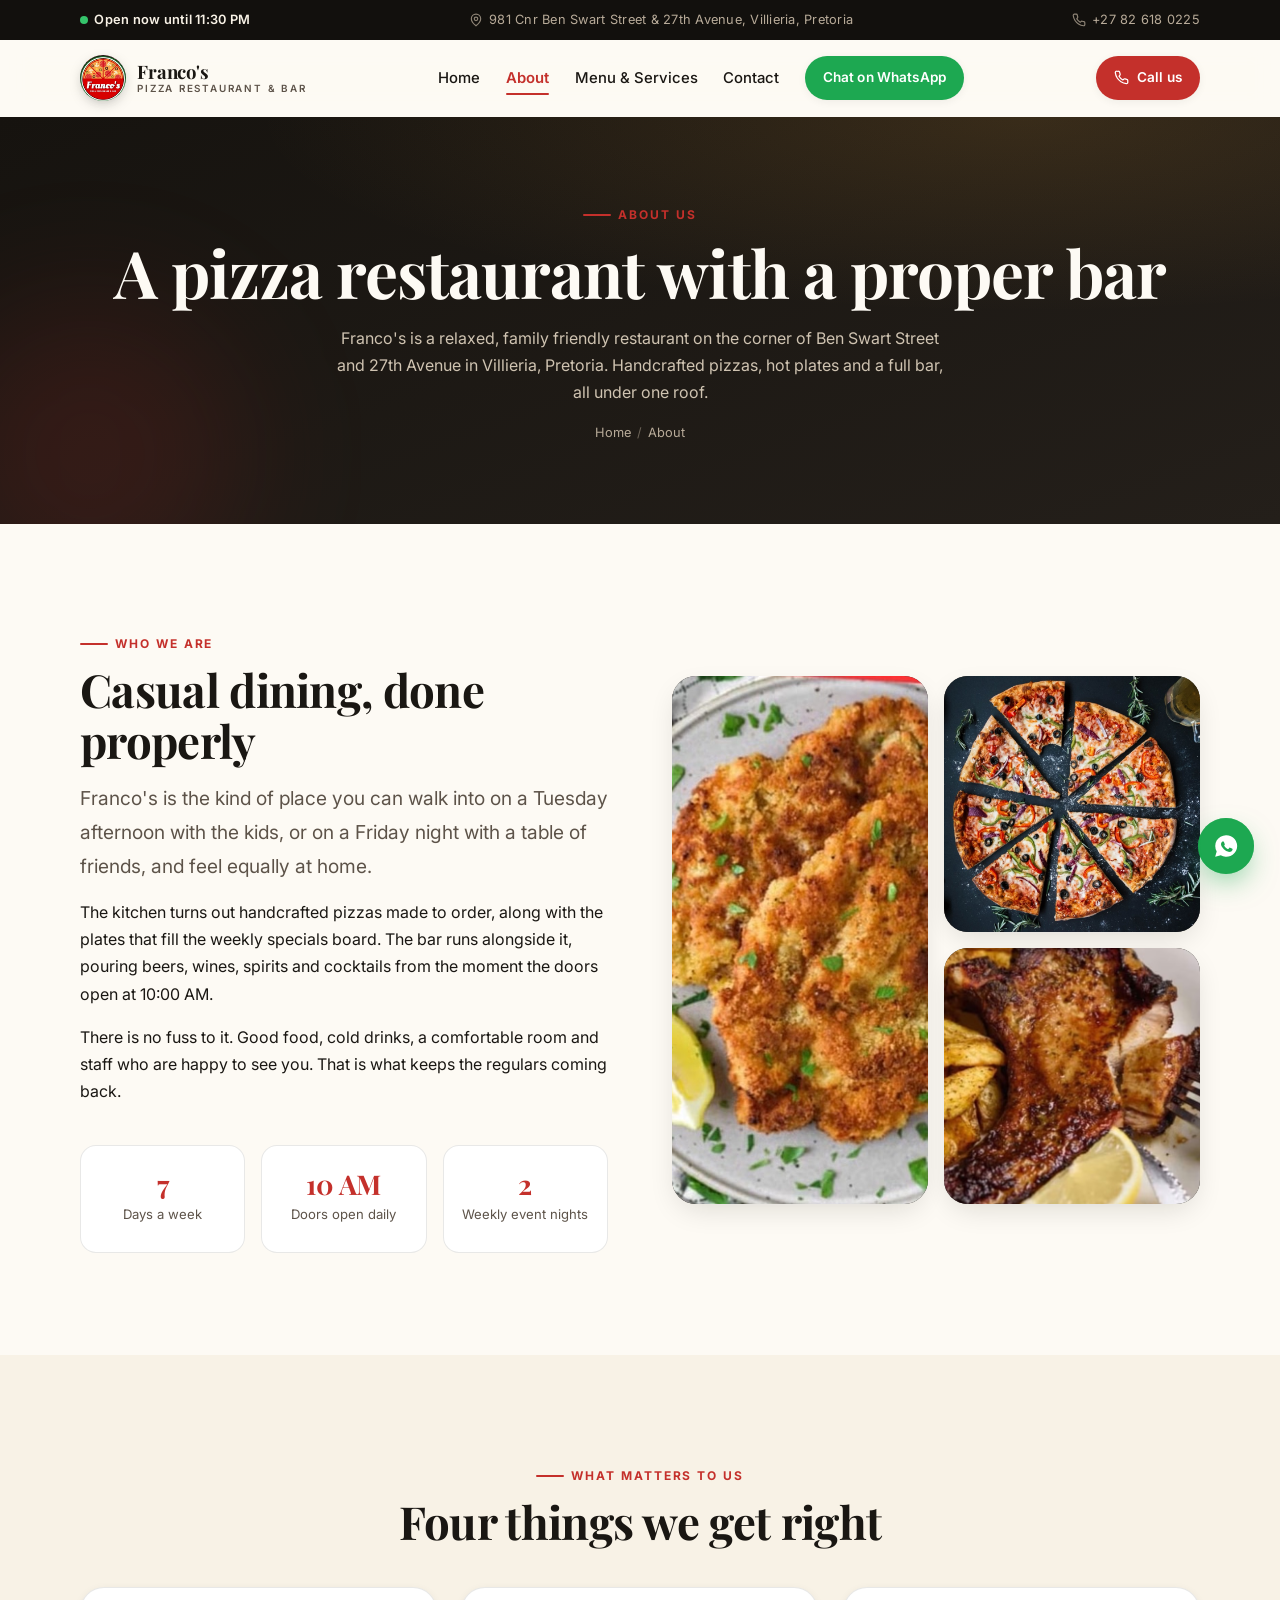
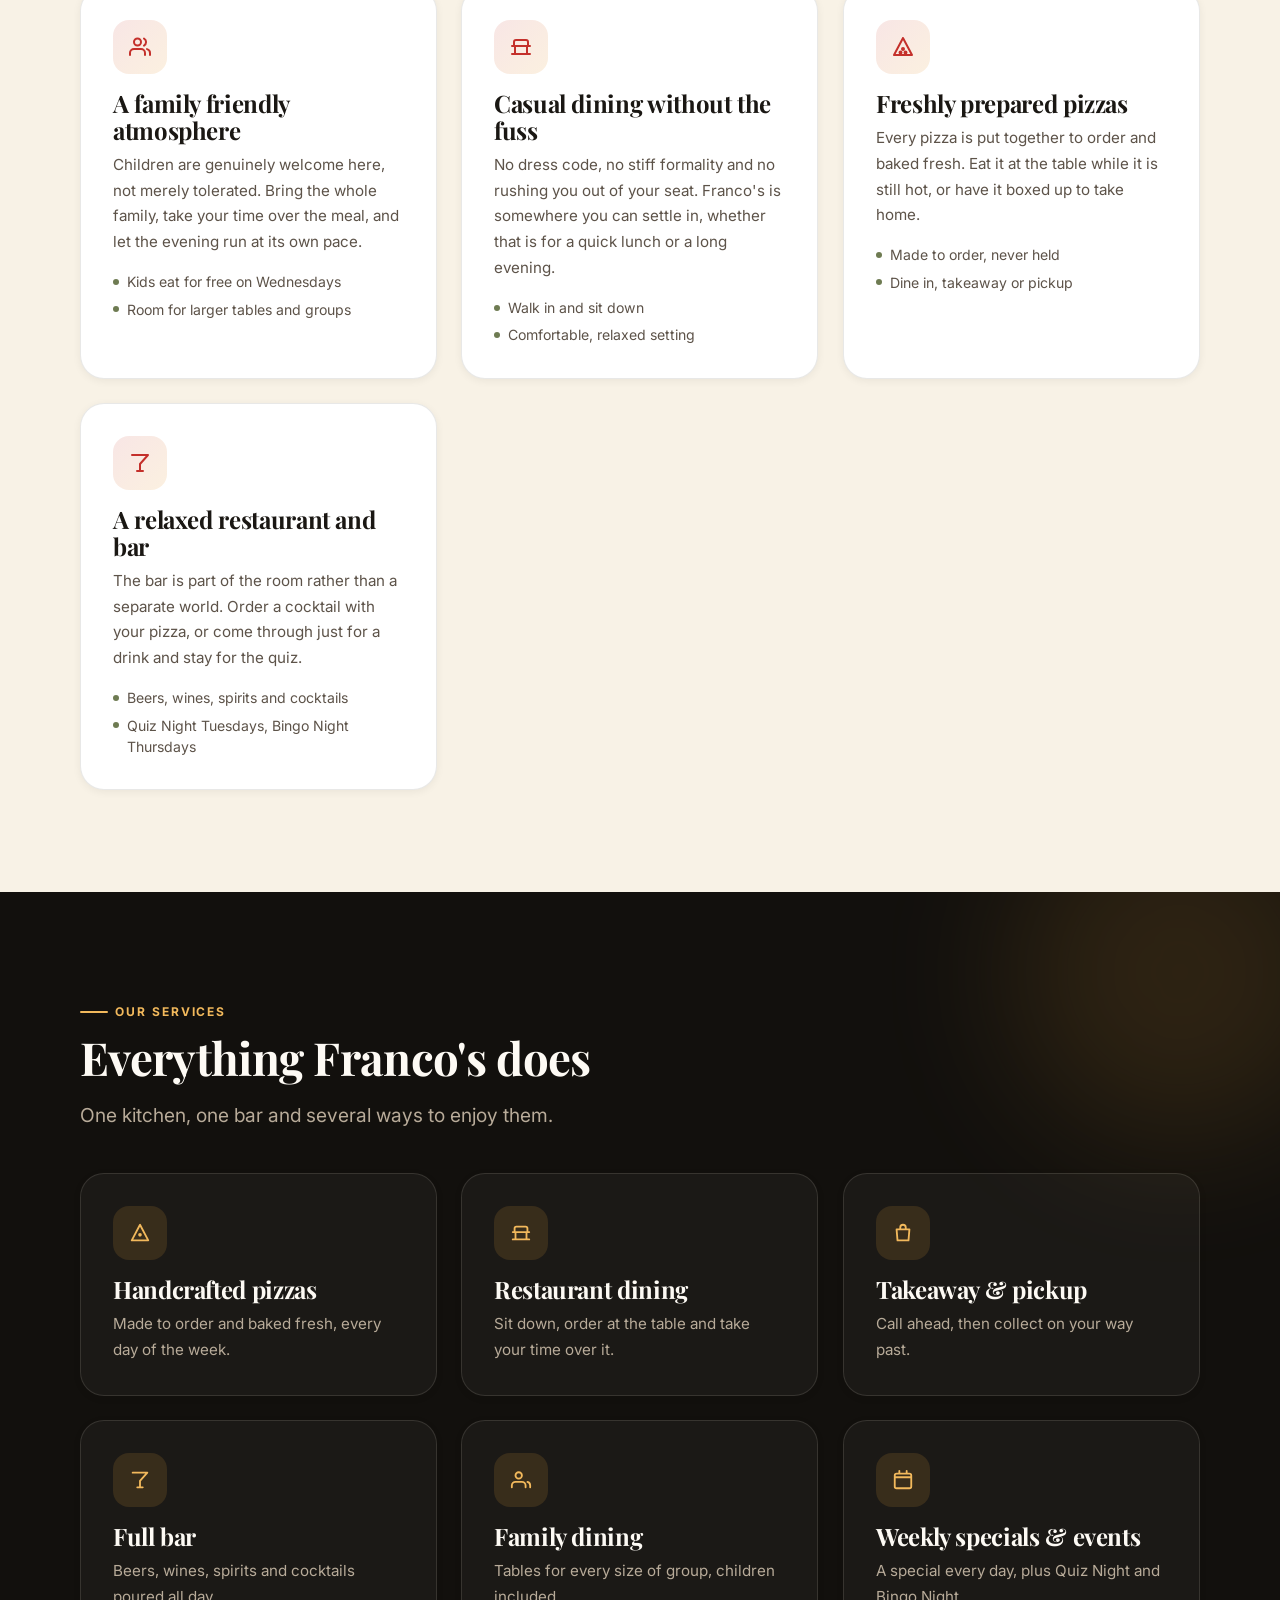
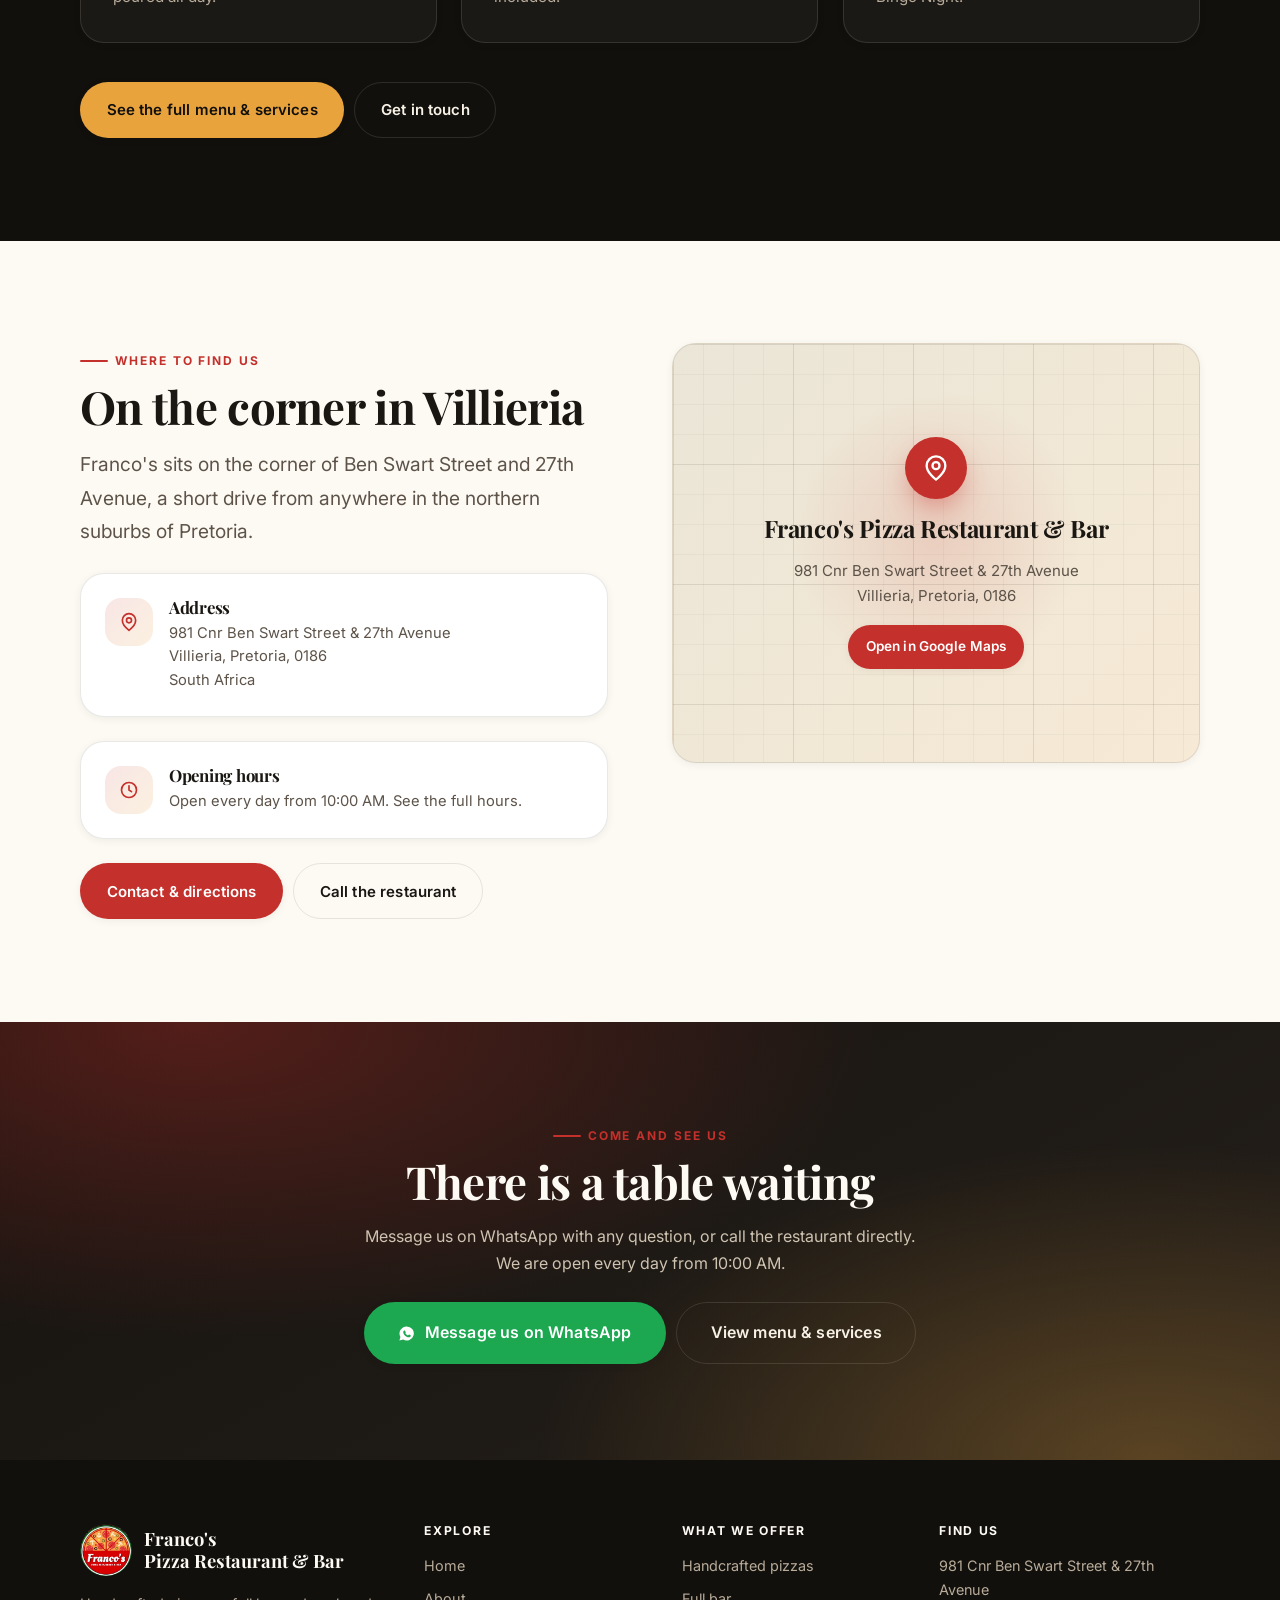
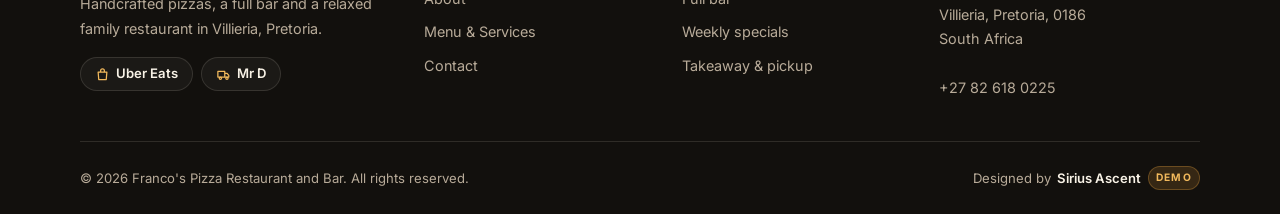
<file: about.html>
<!DOCTYPE html>
<html lang="en">
<head>
<meta charset="utf-8">
<meta name="viewport" content="width=device-width, initial-scale=1">
<title>About Franco's | Pizza Restaurant and Bar in Villieria, Pretoria</title>
<meta name="description" content="Franco's Pizza Restaurant and Bar is a relaxed, family friendly restaurant in Villieria, Pretoria, serving handcrafted pizzas alongside a full bar.">
<meta name="theme-color" content="#16130f">
<link rel="canonical" href="about.html">

<meta property="og:type" content="website">
<meta property="og:title" content="About Franco's Pizza Restaurant and Bar">
<meta property="og:description" content="A relaxed, family friendly restaurant and bar in Villieria, Pretoria.">
<meta property="og:image" content="assets/img/brand/logo.jpg">

<link rel="icon" href="assets/img/brand/logo-180.png" type="image/png">
<link rel="apple-touch-icon" href="assets/img/brand/logo-180.png">

<link rel="preconnect" href="https://fonts.googleapis.com">
<link rel="preconnect" href="https://fonts.gstatic.com" crossorigin>
<link href="https://fonts.googleapis.com/css2?family=Inter:wght@400;500;600;700&family=Playfair+Display:ital,wght@0,600;0,700;1,500&display=swap" rel="stylesheet">
<link rel="stylesheet" href="css/style.css">
</head>
<body>
<a class="skip-link" href="#main">Skip to content</a>

<!-- ================= Top bar ================= -->
<div class="topbar">
  <div class="container topbar__inner">
    <span class="topbar__item topbar__status" data-open-status>
      <span class="status-dot" aria-hidden="true"></span>
      <span data-status-text>Open daily from 10:00 AM</span>
    </span>
    <span class="topbar__item topbar__item--address">
      <svg width="14" height="14" viewBox="0 0 24 24" fill="none" stroke="currentColor" stroke-width="2" stroke-linecap="round" stroke-linejoin="round" aria-hidden="true"><path d="M20 10c0 6-8 12-8 12s-8-6-8-12a8 8 0 0 1 16 0Z"/><circle cx="12" cy="10" r="3"/></svg>
      981 Cnr Ben Swart Street &amp; 27th Avenue, Villieria, Pretoria
    </span>
    <a class="topbar__item" href="tel:+27826180225">
      <svg width="14" height="14" viewBox="0 0 24 24" fill="none" stroke="currentColor" stroke-width="2" stroke-linecap="round" stroke-linejoin="round" aria-hidden="true"><path d="M22 16.9v3a2 2 0 0 1-2.2 2 19.8 19.8 0 0 1-8.6-3.1 19.5 19.5 0 0 1-6-6A19.8 19.8 0 0 1 2.1 4.2 2 2 0 0 1 4.1 2h3a2 2 0 0 1 2 1.7c.1 1 .4 1.9.7 2.8a2 2 0 0 1-.5 2.1L8.1 9.9a16 16 0 0 0 6 6l1.3-1.2a2 2 0 0 1 2.1-.5c.9.3 1.8.6 2.8.7a2 2 0 0 1 1.7 2Z"/></svg>
      +27 82 618 0225
    </a>
  </div>
</div>

<!-- ================= Header ================= -->
<header class="header">
  <nav class="container nav" aria-label="Main">
    <a class="brand" href="index.html">
      <img class="brand__mark" src="assets/img/brand/logo.jpg" alt="" width="46" height="46">
      <span class="brand__text">
        <span class="brand__name">Franco's</span>
        <span class="brand__sub">Pizza Restaurant &amp; Bar</span>
      </span>
    </a>

    <ul class="nav__links" id="nav-links">
      <li><a class="nav__link" href="index.html">Home</a></li>
      <li><a class="nav__link" href="about.html" aria-current="page">About</a></li>
      <li><a class="nav__link" href="menu.html">Menu &amp; Services</a></li>
      <li><a class="nav__link" href="contact.html">Contact</a></li>
      <li><a class="btn btn--whatsapp btn--sm" href="https://wa.me/27826180225?text=Hello%20Franco's%2C%20I%20would%20like%20to%20make%20an%20enquiry." target="_blank" rel="noopener">Chat on WhatsApp</a></li>
    </ul>

    <div class="nav__actions">
      <a class="btn btn--primary btn--sm btn--desktop" href="tel:+27826180225">
        <svg width="15" height="15" viewBox="0 0 24 24" fill="none" stroke="currentColor" stroke-width="2" stroke-linecap="round" stroke-linejoin="round" aria-hidden="true"><path d="M22 16.9v3a2 2 0 0 1-2.2 2 19.8 19.8 0 0 1-8.6-3.1 19.5 19.5 0 0 1-6-6A19.8 19.8 0 0 1 2.1 4.2 2 2 0 0 1 4.1 2h3a2 2 0 0 1 2 1.7c.1 1 .4 1.9.7 2.8a2 2 0 0 1-.5 2.1L8.1 9.9a16 16 0 0 0 6 6l1.3-1.2a2 2 0 0 1 2.1-.5c.9.3 1.8.6 2.8.7a2 2 0 0 1 1.7 2Z"/></svg>
        Call us
      </a>
      <button class="nav-toggle" type="button" aria-expanded="false" aria-controls="nav-links" aria-label="Open menu">
        <span class="nav-toggle__bars" aria-hidden="true"></span>
      </button>
    </div>
  </nav>
</header>

<main id="main">

  <!-- ================= Page hero ================= -->
  <section class="page-hero">
    <div class="glow glow--red glow--bottom-left" aria-hidden="true"></div>
    <div class="container is-relative">
      <span class="eyebrow eyebrow--center">About us</span>
      <h1>A pizza restaurant with a proper bar</h1>
      <p>
        Franco's is a relaxed, family friendly restaurant on the corner of Ben Swart Street and
        27th Avenue in Villieria, Pretoria. Handcrafted pizzas, hot plates and a full bar, all under one roof.
      </p>
      <nav class="breadcrumb" aria-label="Breadcrumb">
        <a href="index.html">Home</a>
        <span aria-hidden="true">/</span>
        <span aria-current="page">About</span>
      </nav>
    </div>
  </section>

  <!-- ================= Introduction ================= -->
  <section class="section hat-host is-relative">
    <div class="container split">
      <div class="reveal">
        <span class="eyebrow">Who we are</span>
        <h2>Casual dining, done properly</h2>
        <p class="lede">
          Franco's is the kind of place you can walk into on a Tuesday afternoon with the kids, or on a Friday
          night with a table of friends, and feel equally at home.
        </p>
        <p>
          The kitchen turns out handcrafted pizzas made to order, along with the plates that fill the weekly
          specials board. The bar runs alongside it, pouring beers, wines, spirits and cocktails from the moment
          the doors open at 10:00 AM.
        </p>
        <p>
          There is no fuss to it. Good food, cold drinks, a comfortable room and staff who are happy to see you.
          That is what keeps the regulars coming back.
        </p>

        <div class="stats">
          <div class="stat"><strong>7</strong><span>Days a week</span></div>
          <div class="stat"><strong>10 AM</strong><span>Doors open daily</span></div>
          <div class="stat"><strong>2</strong><span>Weekly event nights</span></div>
        </div>
      </div>

      <div class="media-stack reveal" data-delay="1">
        <div class="media ratio-3-4">
          <img src="assets/img/food/schnitzel.jpg" alt="Golden chicken schnitzel served with lemon" loading="lazy" width="537" height="775">
        </div>
        <div class="media ratio-1-1">
          <img src="assets/img/food/pizza.jpg" alt="A handcrafted pizza sliced into eight, topped with peppers, black olives and red onion" loading="lazy" width="900" height="900">
        </div>
        <div class="media ratio-1-1">
          <img src="assets/img/food/porkchops.jpg" alt="Grilled pork chops served with chips" loading="lazy" width="530" height="710">
        </div>
      </div>

      <!-- Easter egg: chef hat pops up on hover -->
      <svg class="chef-hat" width="42" height="42" viewBox="0 0 24 24" fill="currentColor" aria-hidden="true"><path d="M6 18h12v2a1 1 0 0 1-1 1H7a1 1 0 0 1-1-1v-2Z"/><path d="M12 3a4 4 0 0 0-3.9 3.1A3.5 3.5 0 0 0 6 13v3h12v-3a3.5 3.5 0 0 0-2.1-6.9A4 4 0 0 0 12 3Z"/></svg>
    </div>
  </section>

  <!-- ================= What we stand for ================= -->
  <section class="section section--alt">
    <div class="container">
      <div class="section-head section-head--center reveal">
        <span class="eyebrow eyebrow--center">What matters to us</span>
        <h2>Four things we get right</h2>
      </div>

      <div class="grid grid--2">
        <article class="card reveal">
          <span class="cutter" aria-hidden="true"><svg width="26" height="26" viewBox="0 0 24 24" fill="none" stroke="currentColor" stroke-width="1.8" stroke-linecap="round" stroke-linejoin="round"><circle cx="8" cy="15" r="5"/><circle cx="8" cy="15" r="1.2"/><path d="m12 11 7-7a1.8 1.8 0 0 1 2.6 2.6l-7 7"/></svg></span>
          <span class="card__icon" aria-hidden="true"><svg width="24" height="24" viewBox="0 0 24 24" fill="none" stroke="currentColor" stroke-width="2" stroke-linecap="round" stroke-linejoin="round"><path d="M17 20v-2a4 4 0 0 0-4-4H6a4 4 0 0 0-4 4v2"/><circle cx="9.5" cy="7" r="3.5"/><path d="M22 20v-2a4 4 0 0 0-3-3.9M16 3.6a4 4 0 0 1 0 7"/></svg></span>
          <h3>A family friendly atmosphere</h3>
          <p>
            Children are genuinely welcome here, not merely tolerated. Bring the whole family, take your time
            over the meal, and let the evening run at its own pace.
          </p>
          <ul class="card__list">
            <li>Kids eat for free on Wednesdays</li>
            <li>Room for larger tables and groups</li>
          </ul>
        </article>

        <article class="card reveal" data-delay="1">
          <span class="cutter" aria-hidden="true"><svg width="26" height="26" viewBox="0 0 24 24" fill="none" stroke="currentColor" stroke-width="1.8" stroke-linecap="round" stroke-linejoin="round"><circle cx="8" cy="15" r="5"/><circle cx="8" cy="15" r="1.2"/><path d="m12 11 7-7a1.8 1.8 0 0 1 2.6 2.6l-7 7"/></svg></span>
          <span class="card__icon" aria-hidden="true"><svg width="24" height="24" viewBox="0 0 24 24" fill="none" stroke="currentColor" stroke-width="2" stroke-linecap="round" stroke-linejoin="round"><path d="M3 11h18M5 11V7a2 2 0 0 1 2-2h10a2 2 0 0 1 2 2v4M6 11v8M18 11v8M3 19h18"/></svg></span>
          <h3>Casual dining without the fuss</h3>
          <p>
            No dress code, no stiff formality and no rushing you out of your seat. Franco's is somewhere you
            can settle in, whether that is for a quick lunch or a long evening.
          </p>
          <ul class="card__list">
            <li>Walk in and sit down</li>
            <li>Comfortable, relaxed setting</li>
          </ul>
        </article>

        <article class="card reveal" data-delay="1">
          <span class="cutter" aria-hidden="true"><svg width="26" height="26" viewBox="0 0 24 24" fill="none" stroke="currentColor" stroke-width="1.8" stroke-linecap="round" stroke-linejoin="round"><circle cx="8" cy="15" r="5"/><circle cx="8" cy="15" r="1.2"/><path d="m12 11 7-7a1.8 1.8 0 0 1 2.6 2.6l-7 7"/></svg></span>
          <span class="card__icon" aria-hidden="true"><svg width="24" height="24" viewBox="0 0 24 24" fill="none" stroke="currentColor" stroke-width="2" stroke-linecap="round" stroke-linejoin="round"><path d="M12 3 3 20h18L12 3Z"/><circle cx="12" cy="14" r="1"/><circle cx="9.5" cy="17.5" r="1"/><circle cx="14.5" cy="17.5" r="1"/></svg></span>
          <h3>Freshly prepared pizzas</h3>
          <p>
            Every pizza is put together to order and baked fresh. Eat it at the table while it is still hot, or
            have it boxed up to take home.
          </p>
          <ul class="card__list">
            <li>Made to order, never held</li>
            <li>Dine in, takeaway or pickup</li>
          </ul>
        </article>

        <article class="card reveal" data-delay="2">
          <span class="cutter" aria-hidden="true"><svg width="26" height="26" viewBox="0 0 24 24" fill="none" stroke="currentColor" stroke-width="1.8" stroke-linecap="round" stroke-linejoin="round"><circle cx="8" cy="15" r="5"/><circle cx="8" cy="15" r="1.2"/><path d="m12 11 7-7a1.8 1.8 0 0 1 2.6 2.6l-7 7"/></svg></span>
          <span class="card__icon" aria-hidden="true"><svg width="24" height="24" viewBox="0 0 24 24" fill="none" stroke="currentColor" stroke-width="2" stroke-linecap="round" stroke-linejoin="round"><path d="M4 4h16l-8 9v7M9 20h6"/></svg></span>
          <h3>A relaxed restaurant and bar</h3>
          <p>
            The bar is part of the room rather than a separate world. Order a cocktail with your pizza, or come
            through just for a drink and stay for the quiz.
          </p>
          <ul class="card__list">
            <li>Beers, wines, spirits and cocktails</li>
            <li>Quiz Night Tuesdays, Bingo Night Thursdays</li>
          </ul>
        </article>
      </div>
    </div>
  </section>

  <!-- ================= What we offer ================= -->
  <section class="section section--dark is-clipped">
    <div class="glow glow--amber glow--corner" aria-hidden="true"></div>
    <div class="container is-relative">
      <div class="section-head reveal">
        <span class="eyebrow">Our services</span>
        <h2>Everything Franco's does</h2>
        <p class="lede">
          One kitchen, one bar and several ways to enjoy them.
        </p>
      </div>

      <div class="grid grid--3">
        <article class="card card--dark reveal">
          <span class="card__icon" aria-hidden="true"><svg width="22" height="22" viewBox="0 0 24 24" fill="none" stroke="currentColor" stroke-width="2" stroke-linecap="round" stroke-linejoin="round"><path d="M12 3 3 20h18L12 3Z"/><circle cx="12" cy="14" r="1"/></svg></span>
          <h3>Handcrafted pizzas</h3>
          <p>Made to order and baked fresh, every day of the week.</p>
        </article>
        <article class="card card--dark reveal" data-delay="1">
          <span class="card__icon" aria-hidden="true"><svg width="22" height="22" viewBox="0 0 24 24" fill="none" stroke="currentColor" stroke-width="2" stroke-linecap="round" stroke-linejoin="round"><path d="M3 11h18M5 11V7a2 2 0 0 1 2-2h10a2 2 0 0 1 2 2v4M6 11v8M18 11v8M3 19h18"/></svg></span>
          <h3>Restaurant dining</h3>
          <p>Sit down, order at the table and take your time over it.</p>
        </article>
        <article class="card card--dark reveal" data-delay="2">
          <span class="card__icon" aria-hidden="true"><svg width="22" height="22" viewBox="0 0 24 24" fill="none" stroke="currentColor" stroke-width="2" stroke-linecap="round" stroke-linejoin="round"><path d="M5 8h14l-1 12H6L5 8ZM9 8V6a3 3 0 0 1 6 0v2"/></svg></span>
          <h3>Takeaway &amp; pickup</h3>
          <p>Call ahead, then collect on your way past.</p>
        </article>
        <article class="card card--dark reveal" data-delay="1">
          <span class="card__icon" aria-hidden="true"><svg width="22" height="22" viewBox="0 0 24 24" fill="none" stroke="currentColor" stroke-width="2" stroke-linecap="round" stroke-linejoin="round"><path d="M4 4h16l-8 9v7M9 20h6"/></svg></span>
          <h3>Full bar</h3>
          <p>Beers, wines, spirits and cocktails poured all day.</p>
        </article>
        <article class="card card--dark reveal" data-delay="2">
          <span class="card__icon" aria-hidden="true"><svg width="22" height="22" viewBox="0 0 24 24" fill="none" stroke="currentColor" stroke-width="2" stroke-linecap="round" stroke-linejoin="round"><path d="M17 20v-2a4 4 0 0 0-4-4H6a4 4 0 0 0-4 4v2"/><circle cx="9.5" cy="7" r="3.5"/><path d="M22 20v-2a4 4 0 0 0-3-3.9"/></svg></span>
          <h3>Family dining</h3>
          <p>Tables for every size of group, children included.</p>
        </article>
        <article class="card card--dark reveal" data-delay="3">
          <span class="card__icon" aria-hidden="true"><svg width="22" height="22" viewBox="0 0 24 24" fill="none" stroke="currentColor" stroke-width="2" stroke-linecap="round" stroke-linejoin="round"><path d="M8 2v3M16 2v3M3 9h18M5 5h14a2 2 0 0 1 2 2v12a2 2 0 0 1-2 2H5a2 2 0 0 1-2-2V7a2 2 0 0 1 2-2Z"/></svg></span>
          <h3>Weekly specials &amp; events</h3>
          <p>A special every day, plus Quiz Night and Bingo Night.</p>
        </article>
      </div>

      <div class="btn-row mt-lg">
        <a class="btn btn--gold" href="menu.html">See the full menu &amp; services</a>
        <a class="btn btn--ghost-light" href="contact.html">Get in touch</a>
      </div>
    </div>
  </section>

  <!-- ================= Find us ================= -->
  <section class="section">
    <div class="container split split--top">
      <div class="reveal">
        <span class="eyebrow">Where to find us</span>
        <h2>On the corner in Villieria</h2>
        <p class="lede">
          Franco's sits on the corner of Ben Swart Street and 27th Avenue, a short drive from anywhere in the
          northern suburbs of Pretoria.
        </p>

        <div class="stack-md mt-md">
          <div class="contact-card">
            <span class="contact-card__icon" aria-hidden="true"><svg width="20" height="20" viewBox="0 0 24 24" fill="none" stroke="currentColor" stroke-width="2" stroke-linecap="round" stroke-linejoin="round"><path d="M20 10c0 6-8 12-8 12s-8-6-8-12a8 8 0 0 1 16 0Z"/><circle cx="12" cy="10" r="3"/></svg></span>
            <div>
              <h3>Address</h3>
              <address>981 Cnr Ben Swart Street &amp; 27th Avenue<br>Villieria, Pretoria, 0186<br>South Africa</address>
            </div>
          </div>
          <div class="contact-card">
            <span class="contact-card__icon" aria-hidden="true"><svg width="20" height="20" viewBox="0 0 24 24" fill="none" stroke="currentColor" stroke-width="2" stroke-linecap="round" stroke-linejoin="round"><circle cx="12" cy="12" r="9"/><path d="M12 7v5l3 2"/></svg></span>
            <div>
              <h3>Opening hours</h3>
              <p>Open every day from 10:00 AM. See the <a href="contact.html#hours">full hours</a>.</p>
            </div>
          </div>
        </div>

        <div class="btn-row">
          <a class="btn btn--primary" href="contact.html">Contact &amp; directions</a>
          <a class="btn btn--ghost" href="tel:+27826180225">Call the restaurant</a>
        </div>
      </div>

      <div class="reveal" data-delay="1">
        <div class="map-placeholder">
          <div class="map-placeholder__inner">
            <span class="map-pin" aria-hidden="true">
              <svg width="28" height="28" viewBox="0 0 24 24" fill="none" stroke="currentColor" stroke-width="2" stroke-linecap="round" stroke-linejoin="round"><path d="M20 10c0 6-8 12-8 12s-8-6-8-12a8 8 0 0 1 16 0Z"/><circle cx="12" cy="10" r="3"/></svg>
            </span>
            <h3>Franco's Pizza Restaurant &amp; Bar</h3>
            <address>981 Cnr Ben Swart Street &amp; 27th Avenue<br>Villieria, Pretoria, 0186</address>
            <a class="btn btn--primary btn--sm" href="https://www.google.com/maps/search/?api=1&amp;query=981%20Cnr%20Ben%20Swart%20Street%20%26%2027th%20Avenue%2C%20Villieria%2C%20Pretoria%2C%200186" target="_blank" rel="noopener">Open in Google Maps</a>
          </div>
        </div>
      </div>
    </div>
  </section>

  <!-- ================= Closing CTA ================= -->
  <section class="cta-band">
    <div class="container reveal">
      <span class="eyebrow eyebrow--center">Come and see us</span>
      <h2>There is a table waiting</h2>
      <p>
        Message us on WhatsApp with any question, or call the restaurant directly. We are open every day
        from 10:00 AM.
      </p>
      <div class="btn-row btn-row--center">
        <a class="btn btn--whatsapp btn--lg btn--glow" href="https://wa.me/27826180225?text=Hello%20Franco's%2C%20I%20would%20like%20to%20make%20an%20enquiry." target="_blank" rel="noopener">
          <svg width="17" height="17" viewBox="0 0 24 24" fill="currentColor" aria-hidden="true"><path d="M12 2a10 10 0 0 0-8.6 15L2 22l5.2-1.4A10 10 0 1 0 12 2Zm5.6 14.2c-.2.6-1.2 1.2-1.7 1.2-.5.1-1 .1-1.6-.1-.4-.1-.9-.3-1.5-.5-2.6-1.1-4.3-3.7-4.4-3.9-.1-.2-1-1.4-1-2.6 0-1.2.6-1.8.9-2.1.2-.2.5-.3.7-.3h.5c.2 0 .4 0 .6.5l.8 1.9c.1.2 0 .4-.1.5l-.3.4c-.1.1-.3.3-.1.6.1.3.6 1.1 1.4 1.7 1 .8 1.7 1.1 2 1.2.2.1.4.1.6-.1l.8-1c.2-.2.3-.2.6-.1l1.7.8c.3.1.5.2.5.4.1.1.1.6-.1 1.2Z"/></svg>
          Message us on WhatsApp
        </a>
        <a class="btn btn--ghost-light btn--lg" href="menu.html">View menu &amp; services</a>
      </div>
    </div>
  </section>

</main>

<!-- ================= Footer ================= -->
<footer class="footer">
  <div class="container">
    <div class="footer__grid">
      <div>
        <div class="footer__brand">
          <img src="assets/img/brand/logo.jpg" alt="" width="52" height="52">
          <strong>Franco's<br>Pizza Restaurant &amp; Bar</strong>
        </div>
        <p>Handcrafted pizzas, a full bar and a relaxed family restaurant in Villieria, Pretoria.</p>
        <div class="delivery-links">
          <a class="delivery-btn" href="https://www.ubereats.com/za" target="_blank" rel="noopener">
            <svg width="15" height="15" viewBox="0 0 24 24" fill="none" stroke="currentColor" stroke-width="2" stroke-linecap="round" stroke-linejoin="round" aria-hidden="true"><path d="M5 8h14l-1 12H6L5 8ZM9 8V6a3 3 0 0 1 6 0v2"/></svg>Uber Eats
          </a>
          <a class="delivery-btn" href="https://www.mrd.com/" target="_blank" rel="noopener">
            <svg width="15" height="15" viewBox="0 0 24 24" fill="none" stroke="currentColor" stroke-width="2" stroke-linecap="round" stroke-linejoin="round" aria-hidden="true"><path d="M3 7h11v9H3zM14 10h3.5l3 3.5V16H14z"/><circle cx="7" cy="18" r="1.8"/><circle cx="17.5" cy="18" r="1.8"/></svg>Mr D
          </a>
        </div>
      </div>

      <div>
        <h4>Explore</h4>
        <ul class="footer__links">
          <li><a href="index.html">Home</a></li>
          <li><a href="about.html">About</a></li>
          <li><a href="menu.html">Menu &amp; Services</a></li>
          <li><a href="contact.html">Contact</a></li>
        </ul>
      </div>

      <div>
        <h4>What we offer</h4>
        <ul class="footer__links">
          <li><a href="menu.html#services">Handcrafted pizzas</a></li>
          <li><a href="menu.html#drinks">Full bar</a></li>
          <li><a href="menu.html#specials">Weekly specials</a></li>
          <li><a href="menu.html#services">Takeaway &amp; pickup</a></li>
        </ul>
      </div>

      <div>
        <h4>Find us</h4>
        <address>
          981 Cnr Ben Swart Street &amp; 27th Avenue<br>
          Villieria, Pretoria, 0186<br>
          South Africa<br><br>
          <a href="tel:+27826180225">+27 82 618 0225</a>
        </address>
      </div>
    </div>

    <div class="footer__bottom">
      <span>&copy; <span data-year>2026</span> Franco's Pizza Restaurant and Bar. All rights reserved.</span>
      <span class="footer__credit">
        Designed by <strong>Sirius Ascent</strong>
        <span class="badge-demo">Demo</span>
      </span>
    </div>
  </div>
</footer>

<a class="fab" href="https://wa.me/27826180225?text=Hello%20Franco's%2C%20I%20would%20like%20to%20make%20an%20enquiry." target="_blank" rel="noopener" aria-label="Chat with Franco's on WhatsApp">
  <svg width="26" height="26" viewBox="0 0 24 24" fill="currentColor" aria-hidden="true"><path d="M12 2a10 10 0 0 0-8.6 15L2 22l5.2-1.4A10 10 0 1 0 12 2Zm5.6 14.2c-.2.6-1.2 1.2-1.7 1.2-.5.1-1 .1-1.6-.1-.4-.1-.9-.3-1.5-.5-2.6-1.1-4.3-3.7-4.4-3.9-.1-.2-1-1.4-1-2.6 0-1.2.6-1.8.9-2.1.2-.2.5-.3.7-.3h.5c.2 0 .4 0 .6.5l.8 1.9c.1.2 0 .4-.1.5l-.3.4c-.1.1-.3.3-.1.6.1.3.6 1.1 1.4 1.7 1 .8 1.7 1.1 2 1.2.2.1.4.1.6-.1l.8-1c.2-.2.3-.2.6-.1l1.7.8c.3.1.5.2.5.4.1.1.1.6-.1 1.2Z"/></svg>
</a>

<button class="to-top" type="button" aria-label="Back to top">
  <svg width="18" height="18" viewBox="0 0 24 24" fill="none" stroke="currentColor" stroke-width="2" stroke-linecap="round" stroke-linejoin="round" aria-hidden="true"><path d="M12 19V5M6 11l6-6 6 6"/></svg>
</button>

<div class="toast-wrap" role="status" aria-live="polite"></div>

<script src="js/main.js" defer></script>
</body>
</html>
</file>
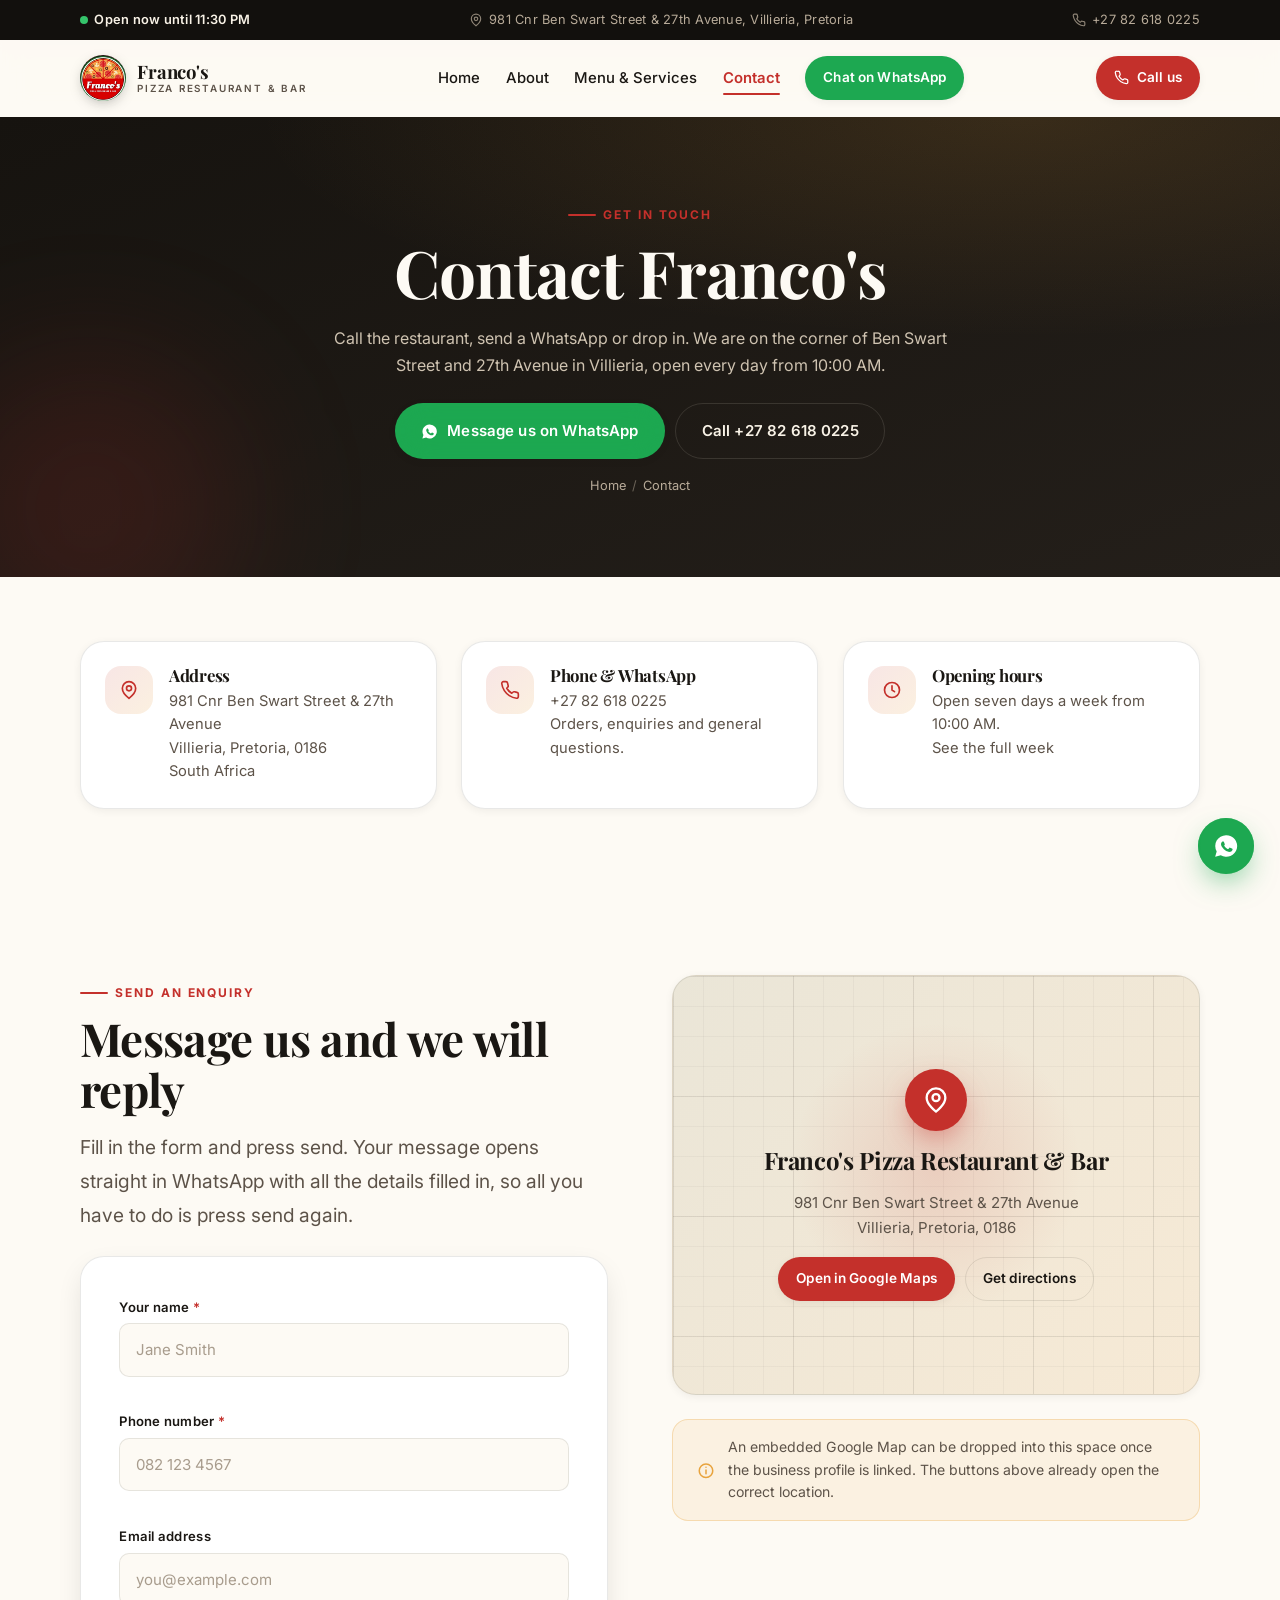
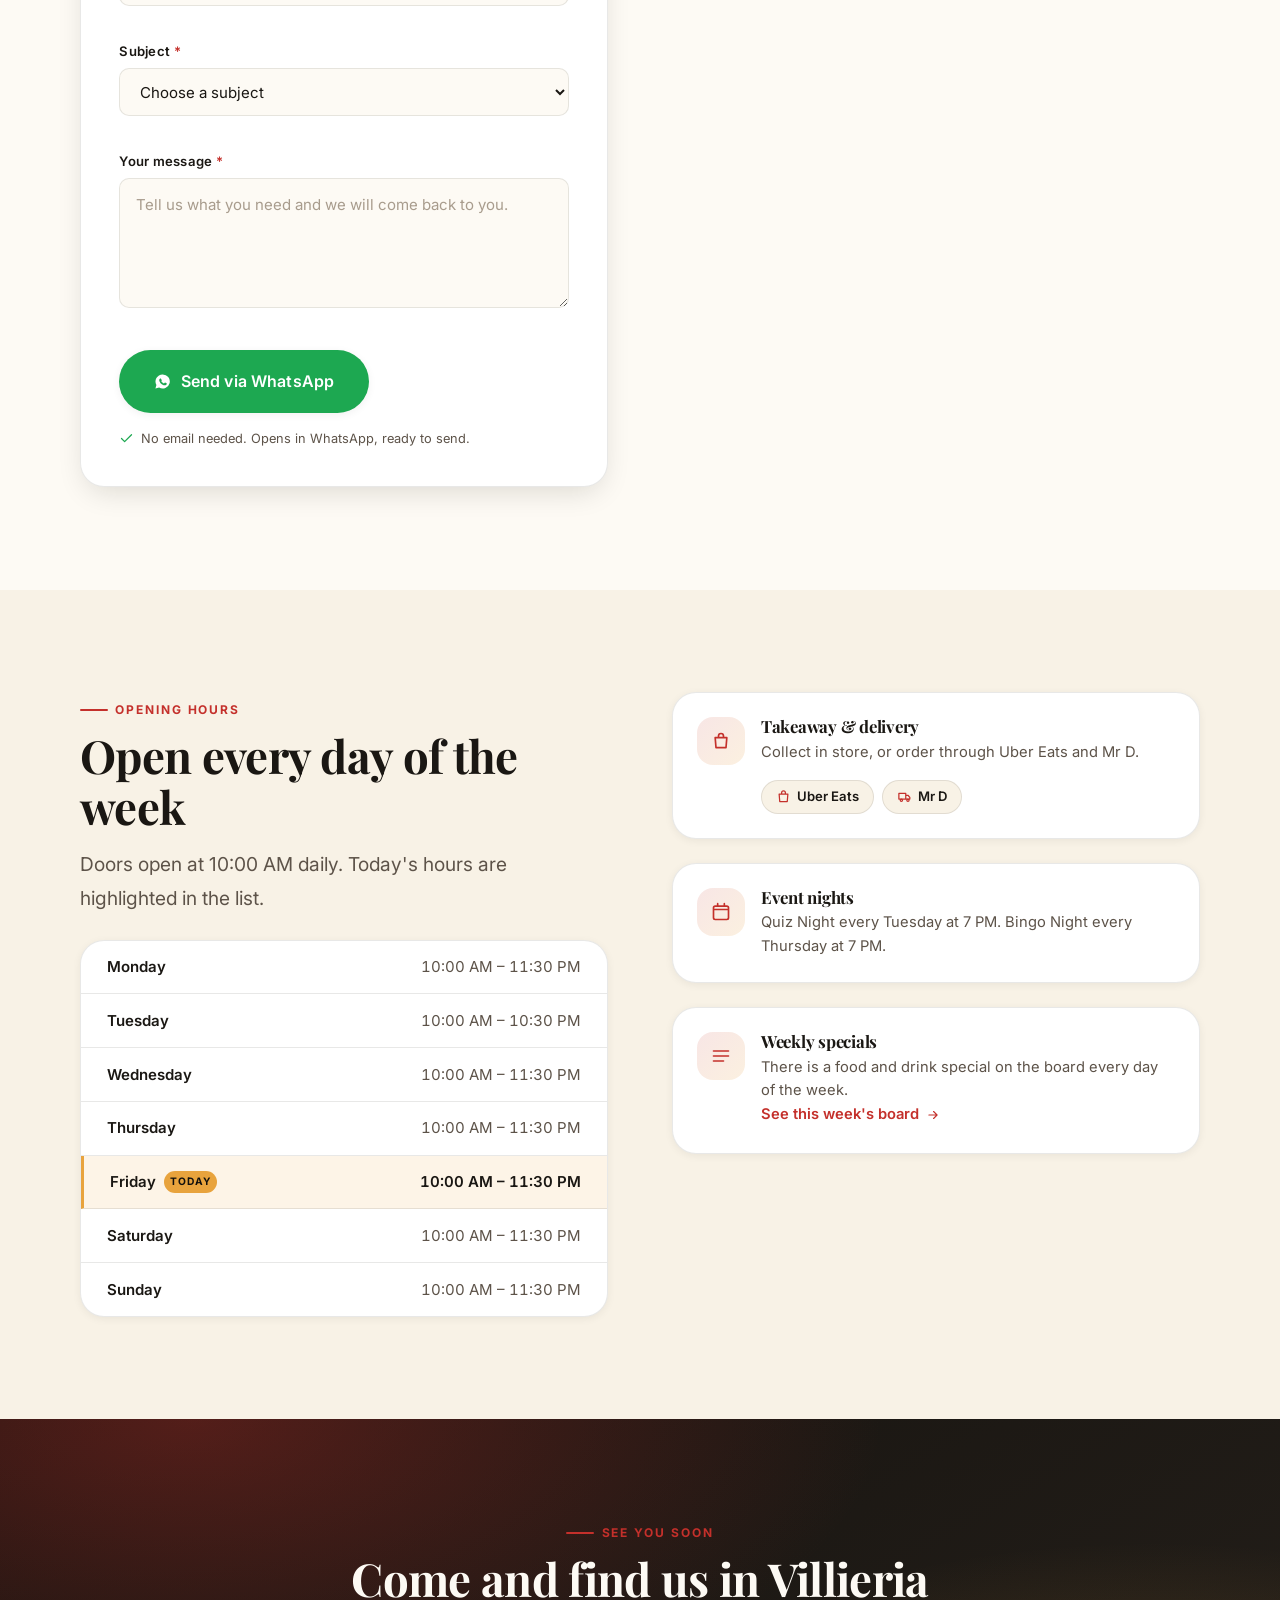
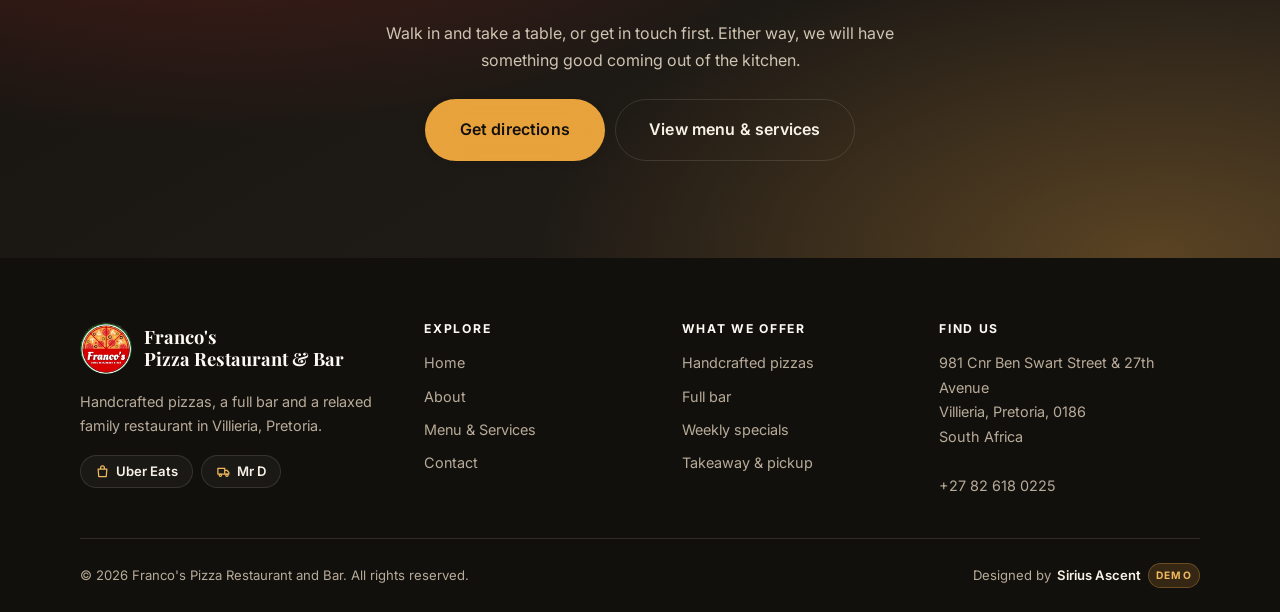
<file: contact.html>
<!DOCTYPE html>
<html lang="en">
<head>
<meta charset="utf-8">
<meta name="viewport" content="width=device-width, initial-scale=1">
<title>Contact Franco's | Pizza Restaurant and Bar, Villieria, Pretoria</title>
<meta name="description" content="Contact Franco's Pizza Restaurant and Bar in Villieria, Pretoria. Address, opening hours, phone number and a WhatsApp enquiry form.">
<meta name="theme-color" content="#16130f">
<link rel="canonical" href="contact.html">

<meta property="og:type" content="website">
<meta property="og:title" content="Contact Franco's Pizza Restaurant and Bar">
<meta property="og:description" content="Address, opening hours, phone number and a WhatsApp enquiry form.">
<meta property="og:image" content="assets/img/brand/logo.jpg">

<link rel="icon" href="assets/img/brand/logo-180.png" type="image/png">
<link rel="apple-touch-icon" href="assets/img/brand/logo-180.png">

<link rel="preconnect" href="https://fonts.googleapis.com">
<link rel="preconnect" href="https://fonts.gstatic.com" crossorigin>
<link href="https://fonts.googleapis.com/css2?family=Inter:wght@400;500;600;700&family=Playfair+Display:ital,wght@0,600;0,700;1,500&display=swap" rel="stylesheet">
<link rel="stylesheet" href="css/style.css">
</head>
<body>
<a class="skip-link" href="#main">Skip to content</a>

<!-- ================= Top bar ================= -->
<div class="topbar">
  <div class="container topbar__inner">
    <span class="topbar__item topbar__status" data-open-status>
      <span class="status-dot" aria-hidden="true"></span>
      <span data-status-text>Open daily from 10:00 AM</span>
    </span>
    <span class="topbar__item topbar__item--address">
      <svg width="14" height="14" viewBox="0 0 24 24" fill="none" stroke="currentColor" stroke-width="2" stroke-linecap="round" stroke-linejoin="round" aria-hidden="true"><path d="M20 10c0 6-8 12-8 12s-8-6-8-12a8 8 0 0 1 16 0Z"/><circle cx="12" cy="10" r="3"/></svg>
      981 Cnr Ben Swart Street &amp; 27th Avenue, Villieria, Pretoria
    </span>
    <a class="topbar__item" href="tel:+27826180225">
      <svg width="14" height="14" viewBox="0 0 24 24" fill="none" stroke="currentColor" stroke-width="2" stroke-linecap="round" stroke-linejoin="round" aria-hidden="true"><path d="M22 16.9v3a2 2 0 0 1-2.2 2 19.8 19.8 0 0 1-8.6-3.1 19.5 19.5 0 0 1-6-6A19.8 19.8 0 0 1 2.1 4.2 2 2 0 0 1 4.1 2h3a2 2 0 0 1 2 1.7c.1 1 .4 1.9.7 2.8a2 2 0 0 1-.5 2.1L8.1 9.9a16 16 0 0 0 6 6l1.3-1.2a2 2 0 0 1 2.1-.5c.9.3 1.8.6 2.8.7a2 2 0 0 1 1.7 2Z"/></svg>
      +27 82 618 0225
    </a>
  </div>
</div>

<!-- ================= Header ================= -->
<header class="header">
  <nav class="container nav" aria-label="Main">
    <a class="brand" href="index.html">
      <img class="brand__mark" src="assets/img/brand/logo.jpg" alt="" width="46" height="46">
      <span class="brand__text">
        <span class="brand__name">Franco's</span>
        <span class="brand__sub">Pizza Restaurant &amp; Bar</span>
      </span>
    </a>

    <ul class="nav__links" id="nav-links">
      <li><a class="nav__link" href="index.html">Home</a></li>
      <li><a class="nav__link" href="about.html">About</a></li>
      <li><a class="nav__link" href="menu.html">Menu &amp; Services</a></li>
      <li><a class="nav__link" href="contact.html" aria-current="page">Contact</a></li>
      <li><a class="btn btn--whatsapp btn--sm" href="https://wa.me/27826180225?text=Hello%20Franco's%2C%20I%20would%20like%20to%20make%20an%20enquiry." target="_blank" rel="noopener">Chat on WhatsApp</a></li>
    </ul>

    <div class="nav__actions">
      <a class="btn btn--primary btn--sm btn--desktop" href="tel:+27826180225">
        <svg width="15" height="15" viewBox="0 0 24 24" fill="none" stroke="currentColor" stroke-width="2" stroke-linecap="round" stroke-linejoin="round" aria-hidden="true"><path d="M22 16.9v3a2 2 0 0 1-2.2 2 19.8 19.8 0 0 1-8.6-3.1 19.5 19.5 0 0 1-6-6A19.8 19.8 0 0 1 2.1 4.2 2 2 0 0 1 4.1 2h3a2 2 0 0 1 2 1.7c.1 1 .4 1.9.7 2.8a2 2 0 0 1-.5 2.1L8.1 9.9a16 16 0 0 0 6 6l1.3-1.2a2 2 0 0 1 2.1-.5c.9.3 1.8.6 2.8.7a2 2 0 0 1 1.7 2Z"/></svg>
        Call us
      </a>
      <button class="nav-toggle" type="button" aria-expanded="false" aria-controls="nav-links" aria-label="Open menu">
        <span class="nav-toggle__bars" aria-hidden="true"></span>
      </button>
    </div>
  </nav>
</header>

<main id="main">

  <!-- ================= Page hero ================= -->
  <section class="page-hero">
    <div class="glow glow--red glow--bottom-left" aria-hidden="true"></div>
    <div class="container is-relative">
      <span class="eyebrow eyebrow--center">Get in touch</span>
      <h1>Contact Franco's</h1>
      <p>
        Call the restaurant, send a WhatsApp or drop in. We are on the corner of Ben Swart Street and
        27th Avenue in Villieria, open every day from 10:00 AM.
      </p>
      <div class="btn-row btn-row--center">
        <a class="btn btn--whatsapp btn--glow" href="https://wa.me/27826180225?text=Hello%20Franco's%2C%20I%20would%20like%20to%20make%20an%20enquiry." target="_blank" rel="noopener">
          <svg width="17" height="17" viewBox="0 0 24 24" fill="currentColor" aria-hidden="true"><path d="M12 2a10 10 0 0 0-8.6 15L2 22l5.2-1.4A10 10 0 1 0 12 2Zm5.6 14.2c-.2.6-1.2 1.2-1.7 1.2-.5.1-1 .1-1.6-.1-.4-.1-.9-.3-1.5-.5-2.6-1.1-4.3-3.7-4.4-3.9-.1-.2-1-1.4-1-2.6 0-1.2.6-1.8.9-2.1.2-.2.5-.3.7-.3h.5c.2 0 .4 0 .6.5l.8 1.9c.1.2 0 .4-.1.5l-.3.4c-.1.1-.3.3-.1.6.1.3.6 1.1 1.4 1.7 1 .8 1.7 1.1 2 1.2.2.1.4.1.6-.1l.8-1c.2-.2.3-.2.6-.1l1.7.8c.3.1.5.2.5.4.1.1.1.6-.1 1.2Z"/></svg>
          Message us on WhatsApp
        </a>
        <a class="btn btn--ghost-light" href="tel:+27826180225">Call +27 82 618 0225</a>
      </div>
      <nav class="breadcrumb" aria-label="Breadcrumb">
        <a href="index.html">Home</a>
        <span aria-hidden="true">/</span>
        <span aria-current="page">Contact</span>
      </nav>
    </div>
  </section>

  <!-- ================= Contact details ================= -->
  <section class="section section--tight">
    <div class="container">
      <div class="grid grid--3">
        <div class="contact-card reveal">
          <span class="contact-card__icon" aria-hidden="true"><svg width="20" height="20" viewBox="0 0 24 24" fill="none" stroke="currentColor" stroke-width="2" stroke-linecap="round" stroke-linejoin="round"><path d="M20 10c0 6-8 12-8 12s-8-6-8-12a8 8 0 0 1 16 0Z"/><circle cx="12" cy="10" r="3"/></svg></span>
          <div>
            <h3>Address</h3>
            <address>
              981 Cnr Ben Swart Street &amp; 27th Avenue<br>
              Villieria, Pretoria, 0186<br>
              South Africa
            </address>
          </div>
        </div>

        <div class="contact-card reveal" data-delay="1">
          <span class="contact-card__icon" aria-hidden="true"><svg width="20" height="20" viewBox="0 0 24 24" fill="none" stroke="currentColor" stroke-width="2" stroke-linecap="round" stroke-linejoin="round"><path d="M22 16.9v3a2 2 0 0 1-2.2 2 19.8 19.8 0 0 1-8.6-3.1 19.5 19.5 0 0 1-6-6A19.8 19.8 0 0 1 2.1 4.2 2 2 0 0 1 4.1 2h3a2 2 0 0 1 2 1.7c.1 1 .4 1.9.7 2.8a2 2 0 0 1-.5 2.1L8.1 9.9a16 16 0 0 0 6 6l1.3-1.2a2 2 0 0 1 2.1-.5c.9.3 1.8.6 2.8.7a2 2 0 0 1 1.7 2Z"/></svg></span>
          <div>
            <h3>Phone &amp; WhatsApp</h3>
            <p>
              <a href="tel:+27826180225">+27 82 618 0225</a><br>
              Orders, enquiries and general questions.
            </p>
          </div>
        </div>

        <div class="contact-card reveal" data-delay="2">
          <span class="contact-card__icon" aria-hidden="true"><svg width="20" height="20" viewBox="0 0 24 24" fill="none" stroke="currentColor" stroke-width="2" stroke-linecap="round" stroke-linejoin="round"><circle cx="12" cy="12" r="9"/><path d="M12 7v5l3 2"/></svg></span>
          <div>
            <h3>Opening hours</h3>
            <p>
              Open seven days a week from 10:00 AM.<br>
              <a href="#hours">See the full week</a>
            </p>
          </div>
        </div>
      </div>
    </div>
  </section>

  <!-- ================= Enquiry form + map ================= -->
  <section class="section">
    <div class="container split split--top">
      <div class="reveal">
        <span class="eyebrow">Send an enquiry</span>
        <h2>Message us and we will reply</h2>
        <p class="lede mb-md">
          Fill in the form and press send. Your message opens straight in WhatsApp with all the details
          filled in, so all you have to do is press send again.
        </p>

        <form class="form" data-whatsapp-form novalidate>
          <div class="form__grid">
            <div class="field">
              <label for="name">Your name <span class="req" aria-hidden="true">*</span></label>
              <input type="text" id="name" name="name" placeholder="Jane Smith" autocomplete="name" required data-field>
              <span class="error" role="alert"></span>
            </div>

            <div class="field">
              <label for="phone">Phone number <span class="req" aria-hidden="true">*</span></label>
              <input type="tel" id="phone" name="phone" placeholder="082 123 4567" autocomplete="tel" required data-field>
              <span class="error" role="alert"></span>
            </div>

            <div class="field">
              <label for="email">Email address</label>
              <input type="email" id="email" name="email" placeholder="you@example.com" autocomplete="email" data-field>
              <span class="error" role="alert"></span>
            </div>

            <div class="field">
              <label for="subject">Subject <span class="req" aria-hidden="true">*</span></label>
              <select id="subject" name="subject" required data-field>
                <option value="">Choose a subject</option>
                <option>General enquiry</option>
                <option>Table enquiry</option>
                <option>Takeaway or pickup order</option>
                <option>Pizza menu request</option>
                <option>Bar and drinks</option>
                <option>Quiz Night or Bingo Night</option>
                <option>Large group or family booking</option>
              </select>
              <span class="error" role="alert"></span>
            </div>

            <div class="field field--full">
              <label for="message">Your message <span class="req" aria-hidden="true">*</span></label>
              <textarea id="message" name="message" placeholder="Tell us what you need and we will come back to you." required data-field></textarea>
              <span class="error" role="alert"></span>
            </div>
          </div>

          <div class="form__foot">
            <button class="btn btn--whatsapp btn--lg" type="submit">
              <svg width="17" height="17" viewBox="0 0 24 24" fill="currentColor" aria-hidden="true"><path d="M12 2a10 10 0 0 0-8.6 15L2 22l5.2-1.4A10 10 0 1 0 12 2Zm5.6 14.2c-.2.6-1.2 1.2-1.7 1.2-.5.1-1 .1-1.6-.1-.4-.1-.9-.3-1.5-.5-2.6-1.1-4.3-3.7-4.4-3.9-.1-.2-1-1.4-1-2.6 0-1.2.6-1.8.9-2.1.2-.2.5-.3.7-.3h.5c.2 0 .4 0 .6.5l.8 1.9c.1.2 0 .4-.1.5l-.3.4c-.1.1-.3.3-.1.6.1.3.6 1.1 1.4 1.7 1 .8 1.7 1.1 2 1.2.2.1.4.1.6-.1l.8-1c.2-.2.3-.2.6-.1l1.7.8c.3.1.5.2.5.4.1.1.1.6-.1 1.2Z"/></svg>
              Send via WhatsApp
            </button>
            <span class="form__hint">
              <svg width="15" height="15" viewBox="0 0 24 24" fill="none" stroke="currentColor" stroke-width="2" stroke-linecap="round" stroke-linejoin="round" aria-hidden="true"><path d="M20 6 9 17l-5-5"/></svg>
              No email needed. Opens in WhatsApp, ready to send.
            </span>
          </div>
        </form>
      </div>

      <div class="stack-md reveal" data-delay="1">
        <div class="map-placeholder">
          <div class="map-placeholder__inner">
            <span class="map-pin" aria-hidden="true">
              <svg width="28" height="28" viewBox="0 0 24 24" fill="none" stroke="currentColor" stroke-width="2" stroke-linecap="round" stroke-linejoin="round"><path d="M20 10c0 6-8 12-8 12s-8-6-8-12a8 8 0 0 1 16 0Z"/><circle cx="12" cy="10" r="3"/></svg>
            </span>
            <h3>Franco's Pizza Restaurant &amp; Bar</h3>
            <address>
              981 Cnr Ben Swart Street &amp; 27th Avenue<br>
              Villieria, Pretoria, 0186
            </address>
            <div class="btn-row btn-row--center mt-0">
              <a class="btn btn--primary btn--sm" href="https://www.google.com/maps/search/?api=1&amp;query=981%20Cnr%20Ben%20Swart%20Street%20%26%2027th%20Avenue%2C%20Villieria%2C%20Pretoria%2C%200186" target="_blank" rel="noopener">Open in Google Maps</a>
              <a class="btn btn--ghost btn--sm" href="https://www.google.com/maps/dir/?api=1&amp;destination=981%20Cnr%20Ben%20Swart%20Street%20%26%2027th%20Avenue%2C%20Villieria%2C%20Pretoria%2C%200186" target="_blank" rel="noopener">Get directions</a>
            </div>
          </div>
        </div>

        <div class="note">
          <svg width="18" height="18" viewBox="0 0 24 24" fill="none" stroke="currentColor" stroke-width="2" stroke-linecap="round" stroke-linejoin="round" aria-hidden="true"><circle cx="12" cy="12" r="9"/><path d="M12 11v5M12 7.5h.01"/></svg>
          <span>An embedded Google Map can be dropped into this space once the business profile is linked. The buttons above already open the correct location.</span>
        </div>
      </div>
    </div>
  </section>

  <!-- ================= Hours ================= -->
  <section class="section section--alt" id="hours">
    <div class="container split split--top">
      <div class="reveal">
        <span class="eyebrow">Opening hours</span>
        <h2>Open every day of the week</h2>
        <p class="lede mb-md">
          Doors open at 10:00 AM daily. Today's hours are highlighted in the list.
        </p>

        <div class="hours">
          <div class="hours__row" data-day="1"><span class="hours__day">Monday</span><span class="hours__time">10:00 AM &ndash; 11:30 PM</span></div>
          <div class="hours__row" data-day="2"><span class="hours__day">Tuesday</span><span class="hours__time">10:00 AM &ndash; 10:30 PM</span></div>
          <div class="hours__row" data-day="3"><span class="hours__day">Wednesday</span><span class="hours__time">10:00 AM &ndash; 11:30 PM</span></div>
          <div class="hours__row" data-day="4"><span class="hours__day">Thursday</span><span class="hours__time">10:00 AM &ndash; 11:30 PM</span></div>
          <div class="hours__row" data-day="5"><span class="hours__day">Friday</span><span class="hours__time">10:00 AM &ndash; 11:30 PM</span></div>
          <div class="hours__row" data-day="6"><span class="hours__day">Saturday</span><span class="hours__time">10:00 AM &ndash; 11:30 PM</span></div>
          <div class="hours__row" data-day="0"><span class="hours__day">Sunday</span><span class="hours__time">10:00 AM &ndash; 11:30 PM</span></div>
        </div>
      </div>

      <div class="stack-md reveal" data-delay="1">
        <div class="contact-card">
          <span class="contact-card__icon" aria-hidden="true"><svg width="20" height="20" viewBox="0 0 24 24" fill="none" stroke="currentColor" stroke-width="2" stroke-linecap="round" stroke-linejoin="round"><path d="M5 8h14l-1 12H6L5 8ZM9 8V6a3 3 0 0 1 6 0v2"/></svg></span>
          <div>
            <h3>Takeaway &amp; delivery</h3>
            <p>Collect in store, or order through Uber Eats and Mr D.</p>
            <div class="delivery-links">
              <a class="delivery-btn" href="https://www.ubereats.com/za" target="_blank" rel="noopener"><svg width="15" height="15" viewBox="0 0 24 24" fill="none" stroke="currentColor" stroke-width="2" stroke-linecap="round" stroke-linejoin="round" aria-hidden="true"><path d="M5 8h14l-1 12H6L5 8ZM9 8V6a3 3 0 0 1 6 0v2"/></svg>Uber Eats</a>
              <a class="delivery-btn" href="https://www.mrd.com/" target="_blank" rel="noopener"><svg width="15" height="15" viewBox="0 0 24 24" fill="none" stroke="currentColor" stroke-width="2" stroke-linecap="round" stroke-linejoin="round" aria-hidden="true"><path d="M3 7h11v9H3zM14 10h3.5l3 3.5V16H14z"/><circle cx="7" cy="18" r="1.8"/><circle cx="17.5" cy="18" r="1.8"/></svg>Mr D</a>
            </div>
          </div>
        </div>

        <div class="contact-card">
          <span class="contact-card__icon" aria-hidden="true"><svg width="20" height="20" viewBox="0 0 24 24" fill="none" stroke="currentColor" stroke-width="2" stroke-linecap="round" stroke-linejoin="round"><path d="M8 2v3M16 2v3M3 9h18M5 5h14a2 2 0 0 1 2 2v12a2 2 0 0 1-2 2H5a2 2 0 0 1-2-2V7a2 2 0 0 1 2-2Z"/></svg></span>
          <div>
            <h3>Event nights</h3>
            <p>Quiz Night every Tuesday at 7 PM. Bingo Night every Thursday at 7 PM.</p>
          </div>
        </div>

        <div class="contact-card">
          <span class="contact-card__icon" aria-hidden="true"><svg width="20" height="20" viewBox="0 0 24 24" fill="none" stroke="currentColor" stroke-width="2" stroke-linecap="round" stroke-linejoin="round"><path d="M3 6h18M3 12h18M3 18h12"/></svg></span>
          <div>
            <h3>Weekly specials</h3>
            <p>There is a food and drink special on the board every day of the week.</p>
            <p class="mt-0"><a class="link-arrow" href="menu.html#specials">See this week's board
              <svg width="14" height="14" viewBox="0 0 24 24" fill="none" stroke="currentColor" stroke-width="2" stroke-linecap="round" stroke-linejoin="round" aria-hidden="true"><path d="M5 12h14M13 6l6 6-6 6"/></svg>
            </a></p>
          </div>
        </div>
      </div>
    </div>
  </section>

  <!-- ================= Closing CTA ================= -->
  <section class="cta-band">
    <div class="container reveal">
      <span class="eyebrow eyebrow--center">See you soon</span>
      <h2>Come and find us in Villieria</h2>
      <p>
        Walk in and take a table, or get in touch first. Either way, we will have something good coming
        out of the kitchen.
      </p>
      <div class="btn-row btn-row--center">
        <a class="btn btn--gold btn--lg btn--glow" href="https://www.google.com/maps/dir/?api=1&amp;destination=981%20Cnr%20Ben%20Swart%20Street%20%26%2027th%20Avenue%2C%20Villieria%2C%20Pretoria%2C%200186" target="_blank" rel="noopener">Get directions</a>
        <a class="btn btn--ghost-light btn--lg" href="menu.html">View menu &amp; services</a>
      </div>
    </div>
  </section>

</main>

<!-- ================= Footer ================= -->
<footer class="footer">
  <div class="container">
    <div class="footer__grid">
      <div>
        <div class="footer__brand">
          <img src="assets/img/brand/logo.jpg" alt="" width="52" height="52">
          <strong>Franco's<br>Pizza Restaurant &amp; Bar</strong>
        </div>
        <p>Handcrafted pizzas, a full bar and a relaxed family restaurant in Villieria, Pretoria.</p>
        <div class="delivery-links">
          <a class="delivery-btn" href="https://www.ubereats.com/za" target="_blank" rel="noopener">
            <svg width="15" height="15" viewBox="0 0 24 24" fill="none" stroke="currentColor" stroke-width="2" stroke-linecap="round" stroke-linejoin="round" aria-hidden="true"><path d="M5 8h14l-1 12H6L5 8ZM9 8V6a3 3 0 0 1 6 0v2"/></svg>Uber Eats
          </a>
          <a class="delivery-btn" href="https://www.mrd.com/" target="_blank" rel="noopener">
            <svg width="15" height="15" viewBox="0 0 24 24" fill="none" stroke="currentColor" stroke-width="2" stroke-linecap="round" stroke-linejoin="round" aria-hidden="true"><path d="M3 7h11v9H3zM14 10h3.5l3 3.5V16H14z"/><circle cx="7" cy="18" r="1.8"/><circle cx="17.5" cy="18" r="1.8"/></svg>Mr D
          </a>
        </div>
      </div>

      <div>
        <h4>Explore</h4>
        <ul class="footer__links">
          <li><a href="index.html">Home</a></li>
          <li><a href="about.html">About</a></li>
          <li><a href="menu.html">Menu &amp; Services</a></li>
          <li><a href="contact.html">Contact</a></li>
        </ul>
      </div>

      <div>
        <h4>What we offer</h4>
        <ul class="footer__links">
          <li><a href="menu.html#services">Handcrafted pizzas</a></li>
          <li><a href="menu.html#drinks">Full bar</a></li>
          <li><a href="menu.html#specials">Weekly specials</a></li>
          <li><a href="menu.html#services">Takeaway &amp; pickup</a></li>
        </ul>
      </div>

      <div>
        <h4>Find us</h4>
        <address>
          981 Cnr Ben Swart Street &amp; 27th Avenue<br>
          Villieria, Pretoria, 0186<br>
          South Africa<br><br>
          <a href="tel:+27826180225">+27 82 618 0225</a>
        </address>
      </div>
    </div>

    <div class="footer__bottom">
      <span>&copy; <span data-year>2026</span> Franco's Pizza Restaurant and Bar. All rights reserved.</span>
      <span class="footer__credit">
        Designed by <strong>Sirius Ascent</strong>
        <span class="badge-demo">Demo</span>
      </span>
    </div>
  </div>
</footer>

<a class="fab" href="https://wa.me/27826180225?text=Hello%20Franco's%2C%20I%20would%20like%20to%20make%20an%20enquiry." target="_blank" rel="noopener" aria-label="Chat with Franco's on WhatsApp">
  <svg width="26" height="26" viewBox="0 0 24 24" fill="currentColor" aria-hidden="true"><path d="M12 2a10 10 0 0 0-8.6 15L2 22l5.2-1.4A10 10 0 1 0 12 2Zm5.6 14.2c-.2.6-1.2 1.2-1.7 1.2-.5.1-1 .1-1.6-.1-.4-.1-.9-.3-1.5-.5-2.6-1.1-4.3-3.7-4.4-3.9-.1-.2-1-1.4-1-2.6 0-1.2.6-1.8.9-2.1.2-.2.5-.3.7-.3h.5c.2 0 .4 0 .6.5l.8 1.9c.1.2 0 .4-.1.5l-.3.4c-.1.1-.3.3-.1.6.1.3.6 1.1 1.4 1.7 1 .8 1.7 1.1 2 1.2.2.1.4.1.6-.1l.8-1c.2-.2.3-.2.6-.1l1.7.8c.3.1.5.2.5.4.1.1.1.6-.1 1.2Z"/></svg>
</a>

<button class="to-top" type="button" aria-label="Back to top">
  <svg width="18" height="18" viewBox="0 0 24 24" fill="none" stroke="currentColor" stroke-width="2" stroke-linecap="round" stroke-linejoin="round" aria-hidden="true"><path d="M12 19V5M6 11l6-6 6 6"/></svg>
</button>

<div class="toast-wrap" role="status" aria-live="polite"></div>

<script src="js/main.js" defer></script>
</body>
</html>
</file>
<file: css/style.css>
/* ==========================================================================
   Franco's Pizza Restaurant and Bar
   Design system + site styles
   Built by Sirius Ascent
   --------------------------------------------------------------------------
   Contents
   01. Tokens
   02. Reset & base
   03. Typography
   04. Layout primitives
   05. Buttons
   06. Header & navigation
   07. Hero
   08. Sections & cards
   09. Menu / services
   10. Gallery & lightbox
   11. Hours & contact
   12. Forms
   13. Footer
   14. Easter eggs & decorations
   15. Motion & reveal
   16. Responsive
   ========================================================================== */

/* ==========================================================================
   01. Tokens
   ========================================================================== */
:root {
  /* Brand palette */
  --charcoal-900: #12100d;
  --charcoal-800: #1a1713;
  --charcoal-700: #241f1a;
  --charcoal-600: #322b24;
  --charcoal-500: #4a4038;

  --cream-50:  #fdfaf4;
  --cream-100: #f8f2e6;
  --cream-200: #efe5d3;
  --cream-300: #e2d4bc;

  --red-600: #a8241f;
  --red-500: #c4302b;
  --red-400: #dc4b40;

  --olive-600: #5b6840;
  --olive-500: #6e7b52;
  --olive-400: #8a9668;

  --amber-500: #e8a33d;
  --amber-400: #f2b95c;

  /* Semantic */
  --bg:            var(--cream-50);
  --bg-alt:        var(--cream-100);
  --bg-dark:       var(--charcoal-900);
  --surface:       #ffffff;
  --surface-dark:  var(--charcoal-700);
  --text:          var(--charcoal-800);
  --text-muted:    #5d5349;
  --text-invert:   var(--cream-100);
  --text-invert-muted: #b8ab99;
  --border:        rgba(36, 31, 26, 0.10);
  --border-dark:   rgba(248, 242, 230, 0.12);
  --accent:        var(--red-500);
  --accent-strong: var(--red-600);
  --highlight:     var(--amber-500);

  /* Type */
  --font-display: "Playfair Display", "Iowan Old Style", Georgia, "Times New Roman", serif;
  --font-body: "Inter", -apple-system, BlinkMacSystemFont, "Segoe UI", Roboto, "Helvetica Neue", Arial, sans-serif;

  /* Space */
  --space-2xs: 0.375rem;
  --space-xs:  0.625rem;
  --space-sm:  1rem;
  --space-md:  1.5rem;
  --space-lg:  2.5rem;
  --space-xl:  4rem;
  --space-2xl: 6rem;

  /* Radius */
  --radius-sm: 10px;
  --radius-md: 16px;
  --radius-lg: 24px;
  --radius-xl: 32px;
  --radius-pill: 999px;

  /* Shadow */
  --shadow-sm: 0 2px 8px rgba(18, 16, 13, 0.06);
  --shadow-md: 0 10px 30px -8px rgba(18, 16, 13, 0.16);
  --shadow-lg: 0 26px 60px -16px rgba(18, 16, 13, 0.26);
  --shadow-glow: 0 12px 34px -10px rgba(196, 48, 43, 0.55);

  /* Motion */
  --ease: cubic-bezier(0.22, 0.61, 0.36, 1);
  --ease-out: cubic-bezier(0.16, 1, 0.3, 1);
  --dur: 0.4s;

  --header-h: 76px;
  --container: 1200px;
}

/* ==========================================================================
   02. Reset & base
   ========================================================================== */
*, *::before, *::after { box-sizing: border-box; }

html {
  scroll-behavior: smooth;
  scroll-padding-top: calc(var(--header-h) + 20px);
  -webkit-text-size-adjust: 100%;
  text-size-adjust: 100%;
}

body {
  margin: 0;
  background: var(--bg);
  color: var(--text);
  font-family: var(--font-body);
  font-size: 1rem;
  line-height: 1.7;
  -webkit-font-smoothing: antialiased;
  -moz-osx-font-smoothing: grayscale;
  overflow-x: hidden;
}

/* Prevent any child from forcing horizontal scroll */
body, main { max-width: 100%; }

img, svg, video {
  max-width: 100%;
  height: auto;
  display: block;
}

a { color: inherit; text-decoration: none; }

button, input, textarea, select {
  font: inherit;
  color: inherit;
}

ul, ol { margin: 0; padding: 0; list-style: none; }

:focus-visible {
  outline: 3px solid var(--amber-500);
  outline-offset: 3px;
  border-radius: 4px;
}

::selection { background: var(--red-500); color: #fff; }

.skip-link {
  position: absolute;
  left: -9999px;
  top: 0;
  z-index: 200;
  background: var(--charcoal-900);
  color: var(--cream-100);
  padding: 12px 20px;
  border-radius: 0 0 var(--radius-sm) 0;
}
.skip-link:focus { left: 0; }

.visually-hidden {
  position: absolute !important;
  width: 1px; height: 1px;
  padding: 0; margin: -1px;
  overflow: hidden;
  clip: rect(0 0 0 0);
  white-space: nowrap;
  border: 0;
}

/* ==========================================================================
   03. Typography
   ========================================================================== */
h1, h2, h3, h4 {
  font-family: var(--font-display);
  font-weight: 700;
  line-height: 1.12;
  margin: 0 0 var(--space-sm);
  letter-spacing: -0.015em;
}

h1 { font-size: clamp(2.4rem, 6vw, 4.1rem); }
h2 { font-size: clamp(1.9rem, 4vw, 2.85rem); }
h3 { font-size: clamp(1.2rem, 2.2vw, 1.5rem); }
h4 { font-size: 1.05rem; }

p { margin: 0 0 var(--space-sm); }
p:last-child { margin-bottom: 0; }

.lede {
  font-size: clamp(1.05rem, 1.6vw, 1.2rem);
  color: var(--text-muted);
  line-height: 1.75;
}

.eyebrow {
  display: inline-flex;
  align-items: center;
  gap: 0.6em;
  font-size: 0.75rem;
  font-weight: 700;
  letter-spacing: 0.16em;
  text-transform: uppercase;
  color: var(--accent);
  margin-bottom: var(--space-xs);
}
.eyebrow::before {
  content: "";
  width: 28px;
  height: 2px;
  background: currentColor;
  border-radius: 2px;
}
.eyebrow--center { justify-content: center; }
.on-dark .eyebrow, .section--dark .eyebrow { color: var(--amber-400); }

.section-head {
  max-width: 680px;
  margin-bottom: var(--space-lg);
}
.section-head--center {
  margin-left: auto;
  margin-right: auto;
  text-align: center;
}

.text-accent { color: var(--accent); }

/* ==========================================================================
   04. Layout primitives
   ========================================================================== */
.container {
  width: 100%;
  max-width: var(--container);
  margin-inline: auto;
  padding-inline: clamp(20px, 5vw, 40px);
}
.container--narrow { max-width: 880px; }

.section {
  position: relative;
  padding-block: clamp(3.5rem, 8vw, 6.5rem);
}
.section--tight { padding-block: clamp(2.5rem, 5vw, 4rem); }
.section--alt { background: var(--bg-alt); }

.section--dark {
  background: var(--bg-dark);
  color: var(--text-invert);
}
.section--dark h1,
.section--dark h2,
.section--dark h3 { color: var(--cream-50); }
.section--dark .lede,
.section--dark p { color: var(--text-invert-muted); }

.grid { display: grid; gap: var(--space-md); }
.grid--2 { grid-template-columns: repeat(auto-fit, minmax(min(100%, 320px), 1fr)); }
.grid--3 { grid-template-columns: repeat(auto-fit, minmax(min(100%, 280px), 1fr)); }
.grid--4 { grid-template-columns: repeat(auto-fit, minmax(min(100%, 220px), 1fr)); }
.grid > * { min-width: 0; }

.split {
  display: grid;
  grid-template-columns: 1fr 1fr;
  gap: clamp(2rem, 5vw, 4.5rem);
  align-items: center;
}
.split > * { min-width: 0; }
.split--top { align-items: start; }

.stack-sm > * + * { margin-top: var(--space-sm); }
.stack-md > * + * { margin-top: var(--space-md); }

.divider {
  height: 1px;
  background: var(--border);
  border: 0;
  margin: 0;
}

/* Decorative top/bottom edge for dark sections */
.edge-top {
  position: absolute;
  inset-inline: 0;
  top: -1px;
  height: 60px;
  background: inherit;
  clip-path: ellipse(75% 100% at 50% 0%);
  display: none;
}

/* ==========================================================================
   05. Buttons
   ========================================================================== */
.btn {
  --btn-bg: var(--accent);
  --btn-fg: #fff;
  position: relative;
  display: inline-flex;
  align-items: center;
  justify-content: center;
  gap: 0.6em;
  padding: 0.95em 1.7em;
  background: var(--btn-bg);
  color: var(--btn-fg);
  border: 1px solid transparent;
  border-radius: var(--radius-pill);
  font-size: 0.94rem;
  font-weight: 600;
  letter-spacing: 0.01em;
  cursor: pointer;
  text-align: center;
  transition: transform var(--dur) var(--ease-out),
              box-shadow var(--dur) var(--ease-out),
              background-color var(--dur) var(--ease),
              color var(--dur) var(--ease),
              border-color var(--dur) var(--ease);
  box-shadow: var(--shadow-sm);
  overflow: hidden;
  isolation: isolate;
}

/* Soft sweeping shine on hover */
.btn::after {
  content: "";
  position: absolute;
  inset: 0;
  z-index: -1;
  background: linear-gradient(110deg, transparent 25%, rgba(255,255,255,0.28) 50%, transparent 75%);
  transform: translateX(-120%);
  transition: transform 0.75s var(--ease-out);
}
.btn:hover::after, .btn:focus-visible::after { transform: translateX(120%); }

.btn:hover, .btn:focus-visible {
  transform: translateY(-2px);
  box-shadow: var(--shadow-glow);
}
.btn:active { transform: translateY(0); }

.btn--primary { --btn-bg: var(--accent); --btn-fg: #fff; }
.btn--primary:hover { --btn-bg: var(--accent-strong); }

.btn--whatsapp { --btn-bg: #1da851; --btn-fg: #fff; }
.btn--whatsapp:hover { --btn-bg: #17924a; box-shadow: 0 12px 34px -10px rgba(29,168,81,0.6); }

.btn--gold { --btn-bg: var(--amber-500); --btn-fg: var(--charcoal-900); }
.btn--gold:hover { --btn-bg: var(--amber-400); box-shadow: 0 12px 34px -10px rgba(232,163,61,0.6); }

.btn--ghost {
  --btn-bg: transparent;
  --btn-fg: var(--text);
  border-color: var(--border);
  box-shadow: none;
}
.btn--ghost:hover {
  --btn-bg: var(--charcoal-800);
  --btn-fg: var(--cream-50);
  border-color: var(--charcoal-800);
  box-shadow: var(--shadow-md);
}

.btn--ghost-light {
  --btn-bg: transparent;
  --btn-fg: var(--cream-100);
  border-color: var(--border-dark);
  box-shadow: none;
}
.btn--ghost-light:hover {
  --btn-bg: var(--cream-50);
  --btn-fg: var(--charcoal-900);
  border-color: var(--cream-50);
}

.btn--sm { padding: 0.7em 1.25em; font-size: 0.85rem; }
.btn--lg { padding: 1.05em 2.1em; font-size: 1rem; }
.btn--block { width: 100%; }

.btn-row {
  display: flex;
  flex-wrap: wrap;
  gap: var(--space-xs);
  margin-top: var(--space-md);
}
.btn-row--center { justify-content: center; }

/* Pulsing halo for the key CTA */
.btn--glow { position: relative; }
.btn--glow::before {
  content: "";
  position: absolute;
  inset: -4px;
  border-radius: inherit;
  background: inherit;
  opacity: 0.45;
  filter: blur(12px);
  z-index: -2;
  animation: haloPulse 3.2s var(--ease) infinite;
}
@keyframes haloPulse {
  0%, 100% { opacity: 0.3; transform: scale(0.98); }
  50%      { opacity: 0.6; transform: scale(1.04); }
}

/* Text link with animated underline */
.link-arrow {
  display: inline-flex;
  align-items: center;
  gap: 0.45em;
  font-weight: 600;
  font-size: 0.92rem;
  color: var(--accent);
  padding-bottom: 2px;
  background-image: linear-gradient(currentColor, currentColor);
  background-size: 0% 1.5px;
  background-position: 0 100%;
  background-repeat: no-repeat;
  transition: background-size var(--dur) var(--ease-out);
}
.link-arrow svg { transition: transform var(--dur) var(--ease-out); }
.link-arrow:hover { background-size: 100% 1.5px; }
.link-arrow:hover svg { transform: translateX(4px); }
.section--dark .link-arrow { color: var(--amber-400); }

/* ==========================================================================
   06. Header & navigation
   ========================================================================== */
.topbar {
  background: var(--charcoal-900);
  color: var(--text-invert-muted);
  font-size: 0.8rem;
  letter-spacing: 0.02em;
}
.topbar__inner {
  display: flex;
  align-items: center;
  justify-content: space-between;
  gap: var(--space-sm);
  min-height: 40px;
  padding-block: 8px;
  flex-wrap: wrap;
}
.topbar__item {
  display: inline-flex;
  align-items: center;
  gap: 0.5em;
  white-space: nowrap;
}
.topbar__item svg { flex: none; opacity: 0.75; }
.topbar a:hover { color: var(--amber-400); }
.topbar__status {
  display: inline-flex;
  align-items: center;
  gap: 0.5em;
  font-weight: 600;
  color: var(--cream-100);
}
.status-dot {
  width: 8px; height: 8px;
  border-radius: 50%;
  background: #35c46b;
  box-shadow: 0 0 0 0 rgba(53, 196, 107, 0.7);
  animation: statusPing 2.4s var(--ease) infinite;
  flex: none;
}
.status-dot[data-state="closed"] {
  background: var(--red-400);
  animation: none;
}
@keyframes statusPing {
  0%   { box-shadow: 0 0 0 0 rgba(53,196,107,0.6); }
  70%  { box-shadow: 0 0 0 7px rgba(53,196,107,0); }
  100% { box-shadow: 0 0 0 0 rgba(53,196,107,0); }
}

.header {
  position: sticky;
  top: 0;
  z-index: 100;
  background: rgba(253, 250, 244, 0.88);
  -webkit-backdrop-filter: saturate(180%) blur(14px);
  backdrop-filter: saturate(180%) blur(14px);
  border-bottom: 1px solid transparent;
  transition: box-shadow var(--dur) var(--ease), border-color var(--dur) var(--ease), background-color var(--dur) var(--ease);
}
.header.is-stuck {
  box-shadow: 0 4px 24px -8px rgba(18,16,13,0.18);
  border-bottom-color: var(--border);
}

.nav {
  display: flex;
  align-items: center;
  justify-content: space-between;
  gap: var(--space-md);
  min-height: var(--header-h);
}

.brand {
  display: inline-flex;
  align-items: center;
  gap: 0.7rem;
  flex: none;
  transition: transform var(--dur) var(--ease-out);
}
.brand:hover { transform: translateY(-1px); }
.brand__mark {
  width: 46px;
  height: 46px;
  border-radius: 50%;
  object-fit: cover;
  box-shadow: 0 4px 14px -4px rgba(18,16,13,0.35);
  flex: none;
}
.brand__text { display: flex; flex-direction: column; line-height: 1.1; }
.brand__name {
  font-family: var(--font-display);
  font-weight: 700;
  font-size: 1.16rem;
  letter-spacing: -0.01em;
}
.brand__sub {
  font-size: 0.62rem;
  letter-spacing: 0.18em;
  text-transform: uppercase;
  color: var(--text-muted);
  font-weight: 600;
}

.nav__links {
  display: flex;
  align-items: center;
  gap: clamp(0.5rem, 2vw, 1.75rem);
}
.nav__link {
  position: relative;
  font-size: 0.93rem;
  font-weight: 500;
  padding: 0.4em 0;
  color: var(--text);
  transition: color var(--dur) var(--ease);
  white-space: nowrap;
}
.nav__link::after {
  content: "";
  position: absolute;
  left: 0; right: 0; bottom: -2px;
  height: 2px;
  border-radius: 2px;
  background: var(--accent);
  transform: scaleX(0);
  transform-origin: left;
  transition: transform var(--dur) var(--ease-out);
}
.nav__link:hover { color: var(--accent); }
.nav__link:hover::after { transform: scaleX(1); }
.nav__link[aria-current="page"] { color: var(--accent); font-weight: 600; }
.nav__link[aria-current="page"]::after { transform: scaleX(1); }

.nav__actions { display: flex; align-items: center; gap: var(--space-xs); flex: none; }

.nav-toggle {
  display: none;
  width: 46px; height: 46px;
  align-items: center;
  justify-content: center;
  background: transparent;
  border: 1px solid var(--border);
  border-radius: 50%;
  cursor: pointer;
  flex: none;
}
.nav-toggle__bars {
  position: relative;
  width: 19px; height: 2px;
  background: var(--text);
  border-radius: 2px;
  transition: background-color 0.2s var(--ease);
}
.nav-toggle__bars::before,
.nav-toggle__bars::after {
  content: "";
  position: absolute;
  left: 0;
  width: 19px; height: 2px;
  background: var(--text);
  border-radius: 2px;
  transition: transform var(--dur) var(--ease-out), top var(--dur) var(--ease-out);
}
.nav-toggle__bars::before { top: -6px; }
.nav-toggle__bars::after  { top: 6px; }
.nav-toggle[aria-expanded="true"] .nav-toggle__bars { background: transparent; }
.nav-toggle[aria-expanded="true"] .nav-toggle__bars::before { top: 0; transform: rotate(45deg); }
.nav-toggle[aria-expanded="true"] .nav-toggle__bars::after  { top: 0; transform: rotate(-45deg); }

/* ==========================================================================
   07. Hero
   ========================================================================== */
.hero {
  position: relative;
  overflow: hidden;
  background:
    radial-gradient(120% 90% at 85% 10%, rgba(232,163,61,0.16), transparent 55%),
    radial-gradient(90% 80% at 5% 90%, rgba(110,123,82,0.16), transparent 55%),
    linear-gradient(165deg, #16130f 0%, #241f1a 55%, #1a1713 100%);
  color: var(--cream-100);
  padding-block: clamp(3.5rem, 9vw, 6.5rem);
}
.hero::before {
  /* subtle warm light from top */
  content: "";
  position: absolute;
  inset: 0;
  background: radial-gradient(60% 45% at 50% -10%, rgba(255, 214, 150, 0.14), transparent 70%);
  pointer-events: none;
}
.hero__inner {
  position: relative;
  display: grid;
  grid-template-columns: 1.05fr 0.95fr;
  gap: clamp(2rem, 5vw, 4.5rem);
  align-items: center;
}
.hero__inner > * { min-width: 0; }

.hero h1 { color: var(--cream-50); margin-bottom: var(--space-md); }
.hero h1 .hero__script {
  display: block;
  color: var(--amber-400);
  font-style: italic;
  font-size: 0.52em;
  font-weight: 400;
  letter-spacing: 0.02em;
  margin-bottom: 0.15em;
}
.hero__copy { color: #cfc3b1; font-size: clamp(1rem, 1.5vw, 1.14rem); max-width: 52ch; }

.hero__tags {
  display: flex;
  flex-wrap: wrap;
  gap: 0.5rem;
  margin-top: var(--space-md);
}
.tag {
  display: inline-flex;
  align-items: center;
  gap: 0.45em;
  padding: 0.45em 0.95em;
  border: 1px solid var(--border-dark);
  border-radius: var(--radius-pill);
  font-size: 0.78rem;
  font-weight: 500;
  color: var(--cream-200);
  background: rgba(255,255,255,0.035);
  transition: border-color var(--dur) var(--ease), background-color var(--dur) var(--ease), transform var(--dur) var(--ease-out);
}
.tag:hover { border-color: var(--amber-500); background: rgba(232,163,61,0.1); transform: translateY(-2px); }
.tag svg { color: var(--amber-400); flex: none; }

/* Hero visual */
.hero__visual {
  position: relative;
  display: flex;
  justify-content: center;
}
.hero__frame {
  position: relative;
  width: min(100%, 440px);
  aspect-ratio: 1 / 1;
  border-radius: var(--radius-xl);
  overflow: hidden;
  box-shadow: var(--shadow-lg), 0 0 0 1px rgba(255,255,255,0.08);
  transform: rotate(-1.6deg);
  transition: transform 0.7s var(--ease-out);
}
.hero__frame:hover { transform: rotate(0deg) scale(1.015); }
.hero__frame img {
  width: 100%;
  height: 100%;
  object-fit: cover;
  transition: transform 1.1s var(--ease-out);
}
.hero__frame:hover img { transform: scale(1.06); }
.hero__frame::after {
  content: "";
  position: absolute;
  inset: 0;
  background: linear-gradient(to top, rgba(18,16,13,0.42), transparent 45%);
  pointer-events: none;
}

.hero__badge {
  position: absolute;
  top: -18px;
  left: -14px;
  width: 92px;
  height: 92px;
  border-radius: 50%;
  object-fit: cover;
  border: 4px solid var(--cream-50);
  box-shadow: var(--shadow-lg);
  animation: floatY 6s ease-in-out infinite;
  z-index: 2;
}

.hero__chip {
  position: absolute;
  right: -8px;
  bottom: 26px;
  z-index: 2;
  display: flex;
  align-items: center;
  gap: 0.65rem;
  padding: 0.7rem 1.1rem;
  background: rgba(253, 250, 244, 0.96);
  color: var(--charcoal-800);
  border-radius: var(--radius-md);
  box-shadow: var(--shadow-lg);
  animation: floatY 6s ease-in-out infinite 1.2s;
  max-width: calc(100% - 24px);
}
.hero__chip strong { display: block; font-size: 0.9rem; line-height: 1.3; }
.hero__chip span { display: block; font-size: 0.75rem; color: var(--text-muted); }
.hero__chip .chip-icon {
  width: 34px; height: 34px;
  display: grid; place-items: center;
  background: var(--red-500);
  color: #fff;
  border-radius: 50%;
  flex: none;
}

@keyframes floatY {
  0%, 100% { transform: translateY(0); }
  50%      { transform: translateY(-9px); }
}

/* Page hero for interior pages */
.page-hero {
  position: relative;
  overflow: hidden;
  background:
    radial-gradient(100% 80% at 80% 0%, rgba(232,163,61,0.14), transparent 60%),
    linear-gradient(160deg, #16130f, #241f1a);
  color: var(--cream-100);
  padding-block: clamp(3rem, 7vw, 5rem);
  text-align: center;
}
.page-hero h1 { color: var(--cream-50); }
.page-hero p { color: #cfc3b1; max-width: 62ch; margin-inline: auto; }
.breadcrumb {
  display: flex;
  justify-content: center;
  gap: 0.5em;
  font-size: 0.8rem;
  color: var(--text-invert-muted);
  margin-top: var(--space-sm);
}
.breadcrumb a:hover { color: var(--amber-400); }
.breadcrumb span[aria-hidden] { opacity: 0.5; }

/* ==========================================================================
   08. Sections & cards
   ========================================================================== */
.info-strip {
  background: var(--charcoal-800);
  color: var(--cream-100);
  padding-block: var(--space-md);
}
.info-strip__grid {
  display: grid;
  grid-template-columns: repeat(auto-fit, minmax(min(100%, 200px), 1fr));
  gap: var(--space-sm);
}
.info-item {
  display: flex;
  align-items: center;
  gap: 0.85rem;
  padding: 0.6rem 0.4rem;
  border-radius: var(--radius-md);
  transition: background-color var(--dur) var(--ease), transform var(--dur) var(--ease-out);
}
.info-item:hover { background: rgba(255,255,255,0.05); transform: translateY(-2px); }
.info-item__icon {
  width: 42px; height: 42px;
  display: grid; place-items: center;
  border-radius: 50%;
  background: rgba(232,163,61,0.14);
  color: var(--amber-400);
  flex: none;
}
.info-item strong { display: block; font-size: 0.92rem; }
.info-item span { display: block; font-size: 0.78rem; color: var(--text-invert-muted); }

.card {
  position: relative;
  background: var(--surface);
  border: 1px solid var(--border);
  border-radius: var(--radius-lg);
  padding: clamp(1.4rem, 3vw, 2rem);
  box-shadow: var(--shadow-sm);
  transition: transform var(--dur) var(--ease-out), box-shadow var(--dur) var(--ease-out), border-color var(--dur) var(--ease);
  overflow: hidden;
  height: 100%;
}
.card:hover {
  transform: translateY(-6px);
  box-shadow: var(--shadow-md);
  border-color: rgba(196,48,43,0.22);
}
.card__icon {
  width: 54px; height: 54px;
  display: grid; place-items: center;
  border-radius: var(--radius-md);
  background: linear-gradient(135deg, rgba(196,48,43,0.12), rgba(232,163,61,0.16));
  color: var(--accent);
  margin-bottom: var(--space-sm);
  transition: transform var(--dur) var(--ease-out);
}
.card:hover .card__icon { transform: scale(1.08) rotate(-4deg); }
.card h3 { margin-bottom: 0.5rem; }
.card p { color: var(--text-muted); font-size: 0.95rem; }

.card--dark {
  background: rgba(255,255,255,0.04);
  border-color: var(--border-dark);
  color: var(--cream-100);
}
.card--dark:hover { border-color: rgba(232,163,61,0.35); background: rgba(255,255,255,0.06); }
.card--dark h3 { color: var(--cream-50); }
.card--dark p { color: var(--text-invert-muted); }
.card--dark .card__icon {
  background: rgba(232,163,61,0.14);
  color: var(--amber-400);
}

.card__list {
  margin-top: var(--space-sm);
  display: grid;
  gap: 0.4rem;
  font-size: 0.88rem;
  color: var(--text-muted);
}
.card__list li {
  display: flex;
  align-items: flex-start;
  gap: 0.55em;
  line-height: 1.5;
}
.card__list li::before {
  content: "";
  width: 6px; height: 6px;
  margin-top: 0.55em;
  border-radius: 50%;
  background: var(--olive-500);
  flex: none;
}
.card--dark .card__list { color: var(--text-invert-muted); }
.card--dark .card__list li::before { background: var(--amber-500); }

.card__cta { margin-top: var(--space-md); }

/* Feature media block */
.media {
  position: relative;
  border-radius: var(--radius-lg);
  overflow: hidden;
  box-shadow: var(--shadow-md);
  background: var(--charcoal-700);
}
.media img {
  width: 100%;
  height: 100%;
  object-fit: cover;
  transition: transform 0.9s var(--ease-out);
}
.media:hover img { transform: scale(1.05); }
.media--tall { aspect-ratio: 3 / 4; }
.media--constrained { max-width: 400px; margin-inline: auto; }
.media--wide { aspect-ratio: 16 / 10; }
.media--band { aspect-ratio: 4 / 1; }

.media-stack {
  display: grid;
  grid-template-columns: 1fr 1fr;
  gap: var(--space-sm);
}
/* The tall tile spans both rows, so it fills that height rather than
   keeping its own aspect ratio and leaving a gap underneath. */
.media-stack > *:first-child {
  grid-row: span 2;
  height: 100%;
  aspect-ratio: auto;
}

/* Stat / highlight row */
.stats {
  display: grid;
  grid-template-columns: repeat(auto-fit, minmax(min(100%, 160px), 1fr));
  gap: var(--space-sm);
  margin-top: var(--space-lg);
}
.stat {
  padding: var(--space-md) var(--space-sm);
  border-radius: var(--radius-md);
  background: var(--surface);
  border: 1px solid var(--border);
  text-align: center;
  transition: transform var(--dur) var(--ease-out), box-shadow var(--dur) var(--ease-out);
}
.stat:hover { transform: translateY(-4px); box-shadow: var(--shadow-md); }
.stat strong {
  display: block;
  font-family: var(--font-display);
  font-size: 1.7rem;
  color: var(--accent);
  line-height: 1.1;
}
.stat span { font-size: 0.82rem; color: var(--text-muted); }
.section--dark .stat {
  background: rgba(255,255,255,0.04);
  border-color: var(--border-dark);
}
.section--dark .stat strong { color: var(--amber-400); }
.section--dark .stat span { color: var(--text-invert-muted); }

/* Poster cards (weekly specials / events) */
.poster-grid {
  display: grid;
  grid-template-columns: repeat(auto-fit, minmax(190px, 240px));
  justify-content: center;
  gap: var(--space-md);
}
@media (max-width: 430px) {
  .poster-grid { grid-template-columns: minmax(0, 260px); }
}
.poster {
  position: relative;
  display: block;
  border-radius: var(--radius-lg);
  overflow: hidden;
  background: var(--charcoal-700);
  box-shadow: var(--shadow-sm);
  border: 1px solid var(--border);
  cursor: zoom-in;
  transition: transform var(--dur) var(--ease-out), box-shadow var(--dur) var(--ease-out);
  width: 100%;
  padding: 0;
  text-align: left;
  color: inherit;
}
.poster:hover, .poster:focus-visible {
  transform: translateY(-6px);
  box-shadow: var(--shadow-lg);
}
.poster__img {
  display: block;
  aspect-ratio: 4 / 5;
  overflow: hidden;
  background: var(--charcoal-800);
}
.poster__img img {
  width: 100%;
  height: 100%;
  object-fit: contain;
  transition: transform 0.8s var(--ease-out);
}
.poster:hover .poster__img img { transform: scale(1.06); }
.poster__label {
  display: block;
  position: relative;
  padding: 0.85rem 1rem 1rem;
  background: var(--surface);
  border-top: 1px solid var(--border);
  color: var(--text);
  pointer-events: none;
}
.section--dark .poster__label {
  background: var(--charcoal-700);
  border-top-color: var(--border-dark);
  color: var(--cream-50);
}
.poster__label strong {
  display: block;
  font-family: var(--font-display);
  font-size: 1.05rem;
  line-height: 1.2;
}
.poster__label span { font-size: 0.76rem; color: var(--text-muted); }
.section--dark .poster__label span { color: var(--text-invert-muted); }
.poster__img img { display: block; }

.poster__zoom {
  position: absolute;
  top: 12px; right: 12px;
  width: 34px; height: 34px;
  display: grid; place-items: center;
  border-radius: 50%;
  background: rgba(253,250,244,0.92);
  color: var(--charcoal-800);
  opacity: 0;
  transform: scale(0.8);
  transition: opacity var(--dur) var(--ease), transform var(--dur) var(--ease-out);
  pointer-events: none;
}
.poster:hover .poster__zoom, .poster:focus-visible .poster__zoom { opacity: 1; transform: scale(1); }

/* Day pill navigation */
.day-nav {
  display: flex;
  flex-wrap: wrap;
  gap: 0.5rem;
  margin-bottom: var(--space-lg);
}
.day-pill {
  padding: 0.55em 1.15em;
  border-radius: var(--radius-pill);
  border: 1px solid var(--border);
  background: var(--surface);
  font-size: 0.86rem;
  font-weight: 600;
  cursor: pointer;
  transition: all var(--dur) var(--ease);
  white-space: nowrap;
}
.day-pill:hover { border-color: var(--accent); color: var(--accent); transform: translateY(-2px); }
.day-pill[aria-selected="true"] {
  background: var(--accent);
  border-color: var(--accent);
  color: #fff;
  box-shadow: var(--shadow-glow);
}

.day-panel[hidden] { display: none; }

/* ==========================================================================
   09. Menu / services
   ========================================================================== */
.menu-board {
  background: var(--surface);
  border: 1px solid var(--border);
  border-radius: var(--radius-lg);
  padding: clamp(1.4rem, 3.5vw, 2.4rem);
  box-shadow: var(--shadow-sm);
  height: 100%;
}
.section--dark .menu-board {
  background: rgba(255,255,255,0.04);
  border-color: var(--border-dark);
}
.menu-board__head {
  display: flex;
  align-items: center;
  gap: 0.8rem;
  padding-bottom: var(--space-sm);
  margin-bottom: var(--space-sm);
  border-bottom: 1px dashed var(--border);
}
.section--dark .menu-board__head { border-bottom-color: var(--border-dark); }
.menu-board__head h3 { margin: 0; }
.menu-board__head .card__icon { margin: 0; width: 44px; height: 44px; }

.menu-list { display: grid; gap: 0.15rem; }
.menu-row {
  display: grid;
  grid-template-columns: 1fr auto;
  gap: 0.75rem;
  align-items: baseline;
  padding: 0.5rem 0.4rem;
  border-radius: var(--radius-sm);
  transition: background-color var(--dur) var(--ease);
}
.menu-row:hover { background: rgba(196,48,43,0.05); }
.section--dark .menu-row:hover { background: rgba(232,163,61,0.08); }
.menu-row__name { font-weight: 600; font-size: 0.94rem; }
.menu-row__desc {
  display: block;
  font-weight: 400;
  font-size: 0.8rem;
  color: var(--text-muted);
  line-height: 1.45;
}
.section--dark .menu-row__desc { color: var(--text-invert-muted); }
.menu-row__price {
  font-family: var(--font-display);
  font-weight: 700;
  font-size: 1rem;
  color: var(--accent);
  white-space: nowrap;
}
.section--dark .menu-row__price { color: var(--amber-400); }

.menu-cols {
  display: grid;
  grid-template-columns: repeat(auto-fit, minmax(min(100%, 240px), 1fr));
  gap: 0 var(--space-lg);
}

.note {
  display: flex;
  gap: 0.8rem;
  padding: var(--space-sm) var(--space-md);
  border-radius: var(--radius-md);
  background: rgba(232,163,61,0.1);
  border: 1px solid rgba(232,163,61,0.3);
  font-size: 0.88rem;
  color: var(--text-muted);
  line-height: 1.6;
}
.note svg { flex: none; color: var(--amber-500); margin-top: 0.15em; }
.section--dark .note { color: var(--text-invert-muted); background: rgba(232,163,61,0.08); }

/* Specials day card */
.day-card {
  background: var(--surface);
  border: 1px solid var(--border);
  border-radius: var(--radius-lg);
  overflow: hidden;
  box-shadow: var(--shadow-sm);
  display: grid;
  grid-template-columns: minmax(0, 260px) 1fr;
  align-items: stretch;
  transition: box-shadow var(--dur) var(--ease-out);
}
.day-card:hover { box-shadow: var(--shadow-md); }
.day-card > * { min-width: 0; }
.day-card__media {
  position: relative;
  overflow: hidden;
  background: var(--charcoal-800);
  cursor: zoom-in;
  border: 0;
  padding: 0;
  min-height: 300px;
}
.day-card__media img {
  position: absolute;
  inset: 0;
  width: 100%; height: 100%;
  object-fit: contain;
  transition: transform 0.9s var(--ease-out);
}
.day-card__media:hover img { transform: scale(1.06); }
.day-card__body { padding: clamp(1.3rem, 3vw, 2rem); }
.day-card__day {
  font-family: var(--font-display);
  font-size: 1.55rem;
  font-weight: 700;
  margin-bottom: 0.15rem;
}

/* ==========================================================================
   10. Gallery & lightbox
   ========================================================================== */
.gallery {
  display: grid;
  grid-template-columns: repeat(auto-fill, minmax(min(100%, 220px), 1fr));
  gap: var(--space-sm);
}
.gallery__item {
  position: relative;
  border: 0;
  padding: 0;
  border-radius: var(--radius-md);
  overflow: hidden;
  background: var(--charcoal-800);
  aspect-ratio: 4 / 5;
  cursor: zoom-in;
  box-shadow: var(--shadow-sm);
  transition: transform var(--dur) var(--ease-out), box-shadow var(--dur) var(--ease-out);
}
.gallery__item:hover, .gallery__item:focus-visible {
  transform: translateY(-5px) scale(1.01);
  box-shadow: var(--shadow-lg);
  z-index: 2;
}
.gallery__item img {
  width: 100%; height: 100%;
  object-fit: contain;
  transition: transform 0.85s var(--ease-out), filter var(--dur) var(--ease);
}
.gallery__item:hover img { transform: scale(1.08); }
.gallery__item::after {
  content: "";
  position: absolute;
  inset: 0;
  background: linear-gradient(to top, rgba(18,16,13,0.85), transparent 45%);
  opacity: 0;
  transition: opacity var(--dur) var(--ease);
  pointer-events: none;
}
.gallery__item:hover::after { opacity: 1; }
.gallery__caption {
  position: absolute;
  left: 0; right: 0; bottom: 0;
  padding: 1.5rem 0.85rem 0.75rem;
  color: var(--cream-50);
  font-size: 0.78rem;
  font-weight: 600;
  text-align: left;
  transform: translateY(8px);
  opacity: 0;
  transition: transform var(--dur) var(--ease-out), opacity var(--dur) var(--ease);
  z-index: 1;
  pointer-events: none;
}
.gallery__item:hover .gallery__caption,
.gallery__item:focus-visible .gallery__caption { transform: translateY(0); opacity: 1; }

/* Filters */
.filters {
  display: flex;
  flex-wrap: wrap;
  gap: 0.5rem;
  justify-content: center;
  margin-bottom: var(--space-lg);
}

/* Lightbox */
.lightbox {
  position: fixed;
  inset: 0;
  z-index: 300;
  display: grid;
  place-items: center;
  padding: clamp(12px, 3vw, 40px);
  background: rgba(10, 9, 7, 0.92);
  -webkit-backdrop-filter: blur(8px);
  backdrop-filter: blur(8px);
  opacity: 0;
  visibility: hidden;
  transition: opacity 0.35s var(--ease), visibility 0.35s;
}
.lightbox.is-open { opacity: 1; visibility: visible; }
.lightbox__figure {
  margin: 0;
  max-width: min(100%, 640px);
  max-height: 100%;
  display: flex;
  flex-direction: column;
  gap: 0.75rem;
  transform: scale(0.94);
  transition: transform 0.4s var(--ease-out);
}
.lightbox.is-open .lightbox__figure { transform: scale(1); }
.lightbox__figure img {
  max-height: calc(100vh - 140px);
  width: auto;
  max-width: 100%;
  margin-inline: auto;
  border-radius: var(--radius-md);
  box-shadow: var(--shadow-lg);
  object-fit: contain;
}
.lightbox__caption {
  color: var(--cream-100);
  font-size: 0.88rem;
  text-align: center;
}
.lightbox__btn {
  position: absolute;
  width: 46px; height: 46px;
  display: grid; place-items: center;
  border-radius: 50%;
  border: 1px solid rgba(255,255,255,0.18);
  background: rgba(255,255,255,0.08);
  color: var(--cream-50);
  cursor: pointer;
  transition: background-color var(--dur) var(--ease), transform var(--dur) var(--ease-out);
}
.lightbox__btn:hover { background: rgba(255,255,255,0.2); transform: scale(1.08); }
.lightbox__close { top: clamp(12px, 3vw, 28px); right: clamp(12px, 3vw, 28px); }
.lightbox__prev { left: clamp(8px, 2vw, 28px); top: 50%; transform: translateY(-50%); }
.lightbox__next { right: clamp(8px, 2vw, 28px); top: 50%; transform: translateY(-50%); }
.lightbox__prev:hover { transform: translateY(-50%) scale(1.08); }
.lightbox__next:hover { transform: translateY(-50%) scale(1.08); }

body.is-locked { overflow: hidden; }

/* ==========================================================================
   11. Hours & contact
   ========================================================================== */
.hours {
  border-radius: var(--radius-lg);
  overflow: hidden;
  border: 1px solid var(--border);
  background: var(--surface);
  box-shadow: var(--shadow-sm);
}
.section--dark .hours { background: rgba(255,255,255,0.04); border-color: var(--border-dark); }

.hours__row {
  display: flex;
  justify-content: space-between;
  align-items: center;
  gap: var(--space-sm);
  padding: 0.85rem clamp(1rem, 3vw, 1.6rem);
  border-bottom: 1px solid var(--border);
  font-size: 0.94rem;
  transition: background-color var(--dur) var(--ease);
}
.section--dark .hours__row { border-bottom-color: var(--border-dark); }
.hours__row:last-child { border-bottom: 0; }
.hours__row:hover { background: rgba(196,48,43,0.04); }
.section--dark .hours__row:hover { background: rgba(232,163,61,0.06); }
.hours__day { font-weight: 600; display: flex; align-items: center; gap: 0.5rem; }
.hours__time { color: var(--text-muted); font-variant-numeric: tabular-nums; white-space: nowrap; }
.section--dark .hours__time { color: var(--text-invert-muted); }

.hours__row.is-today {
  background: rgba(232,163,61,0.12);
  border-left: 3px solid var(--amber-500);
}
.hours__row.is-today .hours__time { color: var(--text); font-weight: 600; }
.section--dark .hours__row.is-today .hours__time { color: var(--cream-50); }
.today-flag {
  font-size: 0.64rem;
  font-weight: 700;
  letter-spacing: 0.1em;
  text-transform: uppercase;
  background: var(--amber-500);
  color: var(--charcoal-900);
  padding: 0.2em 0.6em;
  border-radius: var(--radius-pill);
}

.contact-card {
  display: flex;
  gap: 1rem;
  padding: var(--space-md);
  background: var(--surface);
  border: 1px solid var(--border);
  border-radius: var(--radius-lg);
  box-shadow: var(--shadow-sm);
  transition: transform var(--dur) var(--ease-out), box-shadow var(--dur) var(--ease-out), border-color var(--dur) var(--ease);
  height: 100%;
}
.contact-card:hover {
  transform: translateY(-4px);
  box-shadow: var(--shadow-md);
  border-color: rgba(196,48,43,0.22);
}
.stack-md > .contact-card,
.stack-sm > .contact-card { height: auto; }
.contact-card__icon {
  width: 48px; height: 48px;
  display: grid; place-items: center;
  border-radius: var(--radius-md);
  background: linear-gradient(135deg, rgba(196,48,43,0.12), rgba(232,163,61,0.16));
  color: var(--accent);
  flex: none;
}
.contact-card h3 { font-size: 1.05rem; margin-bottom: 0.3rem; }
.contact-card p, .contact-card address {
  font-style: normal;
  font-size: 0.92rem;
  color: var(--text-muted);
  line-height: 1.6;
  margin: 0;
}
.contact-card a:hover { color: var(--accent); }

.map-placeholder {
  position: relative;
  border-radius: var(--radius-lg);
  overflow: hidden;
  border: 1px solid var(--border);
  background:
    linear-gradient(135deg, rgba(110,123,82,0.10), rgba(232,163,61,0.10)),
    var(--cream-100);
  min-height: 420px;
  display: grid;
  place-items: center;
  text-align: center;
  padding: var(--space-lg) var(--space-md);
  box-shadow: var(--shadow-sm);
}
/* faux street grid so the area never looks empty */
.map-placeholder::before {
  content: "";
  position: absolute;
  inset: 0;
  background-image:
    linear-gradient(rgba(36,31,26,0.07) 1.5px, transparent 1.5px),
    linear-gradient(90deg, rgba(36,31,26,0.07) 1.5px, transparent 1.5px),
    linear-gradient(rgba(36,31,26,0.04) 1px, transparent 1px),
    linear-gradient(90deg, rgba(36,31,26,0.04) 1px, transparent 1px);
  background-size: 120px 120px, 120px 120px, 30px 30px, 30px 30px;
  pointer-events: none;
}
.map-placeholder::after {
  content: "";
  position: absolute;
  inset: 0;
  background: radial-gradient(circle at 50% 46%, rgba(196,48,43,0.14), transparent 42%);
  pointer-events: none;
}
.map-placeholder__inner { position: relative; z-index: 1; max-width: 380px; }
.map-pin {
  width: 62px; height: 62px;
  margin: 0 auto var(--space-sm);
  display: grid; place-items: center;
  border-radius: 50%;
  background: var(--red-500);
  color: #fff;
  box-shadow: 0 12px 30px -8px rgba(196,48,43,0.6);
  animation: pinBob 3s ease-in-out infinite;
}
@keyframes pinBob {
  0%, 100% { transform: translateY(0); }
  50%      { transform: translateY(-8px); }
}
.map-placeholder address {
  font-style: normal;
  color: var(--text-muted);
  font-size: 0.94rem;
  margin-bottom: var(--space-sm);
}

/* ==========================================================================
   12. Forms
   ========================================================================== */
.form {
  background: var(--surface);
  border: 1px solid var(--border);
  border-radius: var(--radius-lg);
  padding: clamp(1.4rem, 3.5vw, 2.4rem);
  box-shadow: var(--shadow-md);
}
.form__grid {
  display: grid;
  grid-template-columns: repeat(auto-fit, minmax(min(100%, 220px), 1fr));
  gap: var(--space-sm);
}
.field { display: flex; flex-direction: column; gap: 0.35rem; min-width: 0; }
.field--full { grid-column: 1 / -1; }
.field label {
  font-size: 0.82rem;
  font-weight: 600;
  letter-spacing: 0.02em;
}
.field .req { color: var(--accent); }
.field input,
.field textarea,
.field select {
  width: 100%;
  padding: 0.8rem 1rem;
  background: var(--cream-50);
  border: 1px solid var(--border);
  border-radius: var(--radius-sm);
  font-size: 0.94rem;
  transition: border-color var(--dur) var(--ease), box-shadow var(--dur) var(--ease), background-color var(--dur) var(--ease);
  font-family: inherit;
}
.field textarea { resize: vertical; min-height: 130px; }
.field input:focus,
.field textarea:focus,
.field select:focus {
  outline: none;
  background: #fff;
  border-color: var(--accent);
  box-shadow: 0 0 0 4px rgba(196,48,43,0.12);
}
.field input::placeholder, .field textarea::placeholder { color: #a89c8d; }

.field .error {
  font-size: 0.76rem;
  color: var(--red-500);
  min-height: 1em;
  opacity: 0;
  transform: translateY(-3px);
  transition: opacity 0.2s var(--ease), transform 0.2s var(--ease);
}
.field.has-error input,
.field.has-error textarea,
.field.has-error select {
  border-color: var(--red-500);
  background: rgba(196,48,43,0.04);
}
.field.has-error .error { opacity: 1; transform: translateY(0); }

.form__foot {
  margin-top: var(--space-md);
  display: flex;
  flex-wrap: wrap;
  align-items: center;
  gap: var(--space-sm);
}
.form__hint {
  font-size: 0.8rem;
  color: var(--text-muted);
  display: flex;
  align-items: center;
  gap: 0.5em;
  line-height: 1.5;
}
.form__hint svg { flex: none; color: #1da851; }

/* Toast */
.toast-wrap {
  position: fixed;
  left: 50%;
  bottom: 24px;
  transform: translateX(-50%);
  z-index: 400;
  display: flex;
  flex-direction: column;
  gap: 0.5rem;
  align-items: center;
  width: min(92vw, 420px);
  pointer-events: none;
}
.toast {
  display: flex;
  align-items: center;
  gap: 0.7rem;
  width: 100%;
  padding: 0.85rem 1.1rem;
  background: var(--charcoal-800);
  color: var(--cream-100);
  border: 1px solid var(--border-dark);
  border-radius: var(--radius-md);
  box-shadow: var(--shadow-lg);
  font-size: 0.87rem;
  line-height: 1.45;
  opacity: 0;
  transform: translateY(14px);
  animation: toastIn 0.4s var(--ease-out) forwards;
  pointer-events: auto;
}
.toast svg { flex: none; color: var(--amber-400); }
.toast.is-out { animation: toastOut 0.35s var(--ease) forwards; }
@keyframes toastIn  { to { opacity: 1; transform: translateY(0); } }
@keyframes toastOut { to { opacity: 0; transform: translateY(14px); } }

/* CTA band */
.cta-band {
  position: relative;
  overflow: hidden;
  background:
    radial-gradient(90% 120% at 15% 0%, rgba(196,48,43,0.35), transparent 60%),
    radial-gradient(80% 120% at 90% 100%, rgba(232,163,61,0.28), transparent 60%),
    linear-gradient(150deg, #16130f, #241f1a);
  color: var(--cream-100);
  text-align: center;
  padding-block: clamp(3.5rem, 8vw, 6rem);
}
.cta-band h2 { color: var(--cream-50); }
.cta-band p { color: #cfc3b1; max-width: 56ch; margin-inline: auto; }

/* ==========================================================================
   13. Footer
   ========================================================================== */
.footer {
  background: var(--charcoal-900);
  color: var(--text-invert-muted);
  padding-block: var(--space-xl) var(--space-md);
  font-size: 0.9rem;
}
.footer__grid {
  display: grid;
  grid-template-columns: 1.4fr 1fr 1fr 1.2fr;
  gap: var(--space-lg);
  padding-bottom: var(--space-lg);
}
.footer__grid > * { min-width: 0; }
.footer h4 {
  color: var(--cream-50);
  font-family: var(--font-body);
  font-size: 0.76rem;
  font-weight: 700;
  letter-spacing: 0.14em;
  text-transform: uppercase;
  margin-bottom: var(--space-sm);
}
.footer a { transition: color var(--dur) var(--ease); }
.footer a:hover { color: var(--amber-400); }
.footer__links { display: grid; gap: 0.55rem; }
.footer__brand { display: flex; align-items: center; gap: 0.75rem; margin-bottom: var(--space-sm); }
.footer__brand img { width: 52px; height: 52px; border-radius: 50%; object-fit: cover; flex: none; }
.footer__brand strong {
  font-family: var(--font-display);
  font-size: 1.15rem;
  color: var(--cream-50);
  line-height: 1.2;
}
.footer address { font-style: normal; line-height: 1.7; }

/* Delivery partners and contact channels.
   Franco's has no social profiles, so these replace the usual social row. */
.delivery-links {
  display: flex;
  flex-wrap: wrap;
  gap: 0.5rem;
  margin-top: var(--space-sm);
}
.delivery-btn {
  display: inline-flex;
  align-items: center;
  gap: 0.5em;
  padding: 0.6em 1.05em;
  border-radius: var(--radius-pill);
  border: 1px solid var(--border);
  background: var(--cream-100);
  color: var(--charcoal-800);
  font-size: 0.82rem;
  font-weight: 600;
  line-height: 1.2;
  white-space: nowrap;
  transition: transform var(--dur) var(--ease-out),
              border-color var(--dur) var(--ease),
              background-color var(--dur) var(--ease),
              color var(--dur) var(--ease),
              box-shadow var(--dur) var(--ease-out);
}
.delivery-btn svg { flex: none; color: var(--accent); }
.delivery-btn:hover {
  transform: translateY(-2px);
  border-color: var(--accent);
  box-shadow: var(--shadow-sm);
}
/* On dark surfaces the pills invert. */
.footer .delivery-btn,
.section--dark .delivery-btn {
  border-color: var(--border-dark);
  background: rgba(255,255,255,0.04);
  color: var(--cream-100);
}
.footer .delivery-btn svg,
.section--dark .delivery-btn svg { color: var(--amber-400); }
.footer .delivery-btn:hover,
.section--dark .delivery-btn:hover {
  background: rgba(232,163,61,0.12);
  border-color: var(--amber-500);
  color: var(--cream-50);
}

.footer__bottom {
  border-top: 1px solid var(--border-dark);
  padding-top: var(--space-md);
  display: flex;
  flex-wrap: wrap;
  gap: var(--space-xs) var(--space-md);
  justify-content: space-between;
  align-items: center;
  font-size: 0.82rem;
}
.footer__credit { display: inline-flex; align-items: center; gap: 0.5em; }
.footer__credit strong { color: var(--cream-100); font-weight: 600; }
.badge-demo {
  font-size: 0.64rem;
  font-weight: 700;
  letter-spacing: 0.12em;
  text-transform: uppercase;
  padding: 0.25em 0.7em;
  border-radius: var(--radius-pill);
  background: rgba(232,163,61,0.16);
  color: var(--amber-400);
  border: 1px solid rgba(232,163,61,0.3);
}

/* Floating WhatsApp action button */
.fab {
  position: fixed;
  right: clamp(14px, 3vw, 26px);
  bottom: clamp(14px, 3vw, 26px);
  z-index: 90;
  width: 56px; height: 56px;
  display: grid; place-items: center;
  border-radius: 50%;
  background: #1da851;
  color: #fff;
  box-shadow: 0 12px 30px -8px rgba(29,168,81,0.65);
  transition: transform var(--dur) var(--ease-out), box-shadow var(--dur) var(--ease-out);
}
.fab:hover { transform: scale(1.08) translateY(-2px); box-shadow: 0 16px 38px -8px rgba(29,168,81,0.8); }
.fab::before {
  content: "";
  position: absolute;
  inset: 0;
  border-radius: 50%;
  border: 2px solid rgba(29,168,81,0.6);
  animation: fabPing 2.6s var(--ease) infinite;
}
@keyframes fabPing {
  0%   { transform: scale(1); opacity: 0.8; }
  70%  { transform: scale(1.45); opacity: 0; }
  100% { transform: scale(1.45); opacity: 0; }
}

/* Back to top */
.to-top {
  position: fixed;
  right: clamp(14px, 3vw, 26px);
  bottom: calc(clamp(14px, 3vw, 26px) + 68px);
  z-index: 89;
  width: 44px; height: 44px;
  display: grid; place-items: center;
  border-radius: 50%;
  border: 1px solid var(--border);
  background: var(--surface);
  color: var(--text);
  cursor: pointer;
  box-shadow: var(--shadow-md);
  opacity: 0;
  visibility: hidden;
  transform: translateY(10px);
  transition: all var(--dur) var(--ease-out);
}
.to-top.is-visible { opacity: 1; visibility: visible; transform: translateY(0); }
.to-top:hover { background: var(--charcoal-800); color: var(--cream-50); border-color: var(--charcoal-800); }

/* ==========================================================================
   14. Easter eggs & decorations
   ========================================================================== */
.egg { pointer-events: none; position: absolute; }

/* Floating basil leaves in the hero */
.basil {
  position: absolute;
  top: 0;
  color: var(--olive-400);
  opacity: 0;
  animation: basilDrift 17s linear infinite;
  will-change: transform, opacity;
}
.basil:nth-child(1) { left: 8%;  animation-delay: 0s;    animation-duration: 19s; }
.basil:nth-child(2) { left: 32%; animation-delay: 4.5s;  animation-duration: 22s; }
.basil:nth-child(3) { left: 58%; animation-delay: 9s;    animation-duration: 17s; }
.basil:nth-child(4) { left: 78%; animation-delay: 13.5s; animation-duration: 24s; }
.basil:nth-child(5) { left: 92%; animation-delay: 6.5s;  animation-duration: 20s; }
@keyframes basilDrift {
  0%   { transform: translate3d(0, -8vh, 0) rotate(0deg);      opacity: 0; }
  12%  { opacity: 0.5; }
  85%  { opacity: 0.35; }
  100% { transform: translate3d(70px, 108vh, 0) rotate(420deg); opacity: 0; }
}

/* Spinning pizza slice greeting, bottom-left, then gone */
.slice-greeting {
  position: fixed;
  left: 22px;
  bottom: 22px;
  z-index: 80;
  color: var(--amber-500);
  opacity: 0;
  animation: sliceHello 6s var(--ease) 1.6s 1 forwards;
  pointer-events: none;
}
@keyframes sliceHello {
  0%   { opacity: 0; transform: translateY(28px) rotate(-25deg) scale(0.6); }
  14%  { opacity: 1; transform: translateY(0) rotate(0deg) scale(1); }
  75%  { opacity: 1; transform: translateY(0) rotate(360deg) scale(1); }
  100% { opacity: 0; transform: translateY(-18px) rotate(400deg) scale(0.7); }
}

/* Chef hat bounce on the about block */
.chef-hat {
  position: absolute;
  top: -14px;
  right: 8px;
  color: var(--cream-200);
  opacity: 0;
  transform: translateY(10px) scale(0.7);
  transition: opacity 0.35s var(--ease), transform 0.45s var(--ease-out);
  pointer-events: none;
  z-index: 3;
}
.hat-host:hover .chef-hat,
.hat-host:focus-within .chef-hat {
  opacity: 1;
  transform: translateY(0) scale(1);
  animation: hatBounce 1.1s var(--ease) 0.25s infinite;
}
@keyframes hatBounce {
  0%, 100% { transform: translateY(0) rotate(-4deg); }
  50%      { transform: translateY(-9px) rotate(4deg); }
}

/* Steam rising off the featured pizza */
.steam {
  position: absolute;
  bottom: 62%;
  left: 50%;
  width: 130px;
  height: 130px;
  transform: translateX(-50%);
  pointer-events: none;
  z-index: 2;
}
.steam span {
  position: absolute;
  bottom: 0;
  width: 12px;
  height: 12px;
  border-radius: 50%;
  background: rgba(255,255,255,0.55);
  filter: blur(6px);
  opacity: 0;
  animation: steamRise 4.5s ease-in-out infinite;
}
.steam span:nth-child(1) { left: 18%; animation-delay: 0s; }
.steam span:nth-child(2) { left: 42%; animation-delay: 1.1s; }
.steam span:nth-child(3) { left: 62%; animation-delay: 2.2s; }
.steam span:nth-child(4) { left: 80%; animation-delay: 3.1s; }
@keyframes steamRise {
  0%   { opacity: 0;    transform: translateY(0) scale(0.7); }
  22%  { opacity: 0.55; }
  100% { opacity: 0;    transform: translateY(-92px) scale(2.1); }
}

/* Pizza cutter rotates when hovering a service card */
.cutter {
  position: absolute;
  top: 14px;
  right: 14px;
  color: var(--olive-500);
  opacity: 0;
  transform: rotate(-25deg) scale(0.75);
  transition: opacity 0.35s var(--ease), transform 0.55s var(--ease-out);
  pointer-events: none;
}
.card:hover .cutter,
.card:focus-within .cutter {
  opacity: 0.6;
  transform: rotate(18deg) scale(1);
}
.card--dark:hover .cutter { color: var(--amber-500); }

/* Cocktail sparkles in the bar section */
.sparkles { position: absolute; inset: 0; pointer-events: none; overflow: hidden; }
.sparkle {
  position: absolute;
  width: 6px; height: 6px;
  color: var(--amber-400);
  opacity: 0;
  animation: sparkleTwinkle 4.5s var(--ease) infinite;
}
.sparkle svg { width: 100%; height: 100%; }
.sparkle:nth-child(1) { top: 18%; left: 12%; animation-delay: 0s;   }
.sparkle:nth-child(2) { top: 62%; left: 24%; animation-delay: 0.9s; width: 9px; height: 9px; }
.sparkle:nth-child(3) { top: 32%; left: 78%; animation-delay: 1.8s; width: 8px; height: 8px; }
.sparkle:nth-child(4) { top: 74%; left: 88%; animation-delay: 2.6s; }
.sparkle:nth-child(5) { top: 12%; left: 55%; animation-delay: 3.4s; width: 7px; height: 7px; }
.sparkle:nth-child(6) { top: 86%; left: 44%; animation-delay: 1.3s; }
@keyframes sparkleTwinkle {
  0%, 100% { opacity: 0; transform: scale(0.4) rotate(0deg); }
  45%      { opacity: 0.9; transform: scale(1.15) rotate(90deg); }
}

/* Hidden pizza that peeks in once the gallery has been scrolled through */
.gallery-peek {
  position: absolute;
  right: clamp(8px, 4vw, 44px);
  bottom: -34px;
  color: var(--red-400);
  opacity: 0;
  transform: translateY(30px) rotate(-18deg);
  transition: opacity 0.6s var(--ease), transform 0.8s var(--ease-out);
  pointer-events: none;
  z-index: 3;
}
.gallery-peek.is-revealed {
  opacity: 0.9;
  transform: translateY(-8px) rotate(6deg);
  animation: peekWobble 3.4s var(--ease) 0.9s infinite;
}
@keyframes peekWobble {
  0%, 100% { transform: translateY(-8px) rotate(6deg); }
  50%      { transform: translateY(-16px) rotate(-6deg); }
}

/* Soft ambient glow blobs */
.glow {
  position: absolute;
  border-radius: 50%;
  filter: blur(70px);
  pointer-events: none;
  opacity: 0.5;
}
.glow--red   { background: rgba(196,48,43,0.30); }
.glow--amber { background: rgba(232,163,61,0.26); }
.glow--olive { background: rgba(110,123,82,0.26); }

/* --------------------------------------------------------------------------
   Utilities
   -------------------------------------------------------------------------- */
.is-relative { position: relative; }
.is-clipped  { position: relative; overflow: hidden; }
.egg--full   { inset: 0; overflow: hidden; }

.ratio-1-1 { aspect-ratio: 1 / 1; }
.ratio-3-4 { aspect-ratio: 3 / 4; }
.ratio-4-5 { aspect-ratio: 4 / 5; }
.ratio-4-3 { aspect-ratio: 4 / 3; }

.mt-0  { margin-top: 0; }
.mt-md { margin-top: var(--space-md); }
.mt-lg { margin-top: var(--space-lg); }
.mb-md { margin-bottom: var(--space-md); }
.mb-lg { margin-bottom: var(--space-lg); }

.glow--corner {
  width: 340px;
  height: 340px;
  top: -90px;
  right: -70px;
}
.glow--bottom-left {
  width: 300px;
  height: 300px;
  bottom: -80px;
  left: -60px;
}

/* ==========================================================================
   15. Motion & reveal
   ========================================================================== */
.reveal {
  opacity: 0;
  transform: translateY(24px);
  transition: opacity 0.7s var(--ease-out), transform 0.7s var(--ease-out);
  will-change: opacity, transform;
}
.reveal.is-visible { opacity: 1; transform: none; }
.reveal[data-delay="1"] { transition-delay: 0.09s; }
.reveal[data-delay="2"] { transition-delay: 0.18s; }
.reveal[data-delay="3"] { transition-delay: 0.27s; }
.reveal[data-delay="4"] { transition-delay: 0.36s; }
.reveal[data-delay="5"] { transition-delay: 0.45s; }

@media (prefers-reduced-motion: reduce) {
  html { scroll-behavior: auto; }
  *, *::before, *::after {
    animation-duration: 0.001ms !important;
    animation-iteration-count: 1 !important;
    transition-duration: 0.001ms !important;
  }
  .reveal { opacity: 1; transform: none; }
  .basil, .slice-greeting, .steam, .sparkles, .gallery-peek, .chef-hat, .fab::before { display: none; }
}

/* ==========================================================================
   16. Responsive
   ========================================================================== */
@media (max-width: 1024px) {
  .footer__grid { grid-template-columns: 1fr 1fr; gap: var(--space-md) var(--space-lg); }
  .day-card { grid-template-columns: 240px 1fr; }
}

@media (max-width: 900px) {
  .hero__inner { grid-template-columns: 1fr; }
  .hero__visual { order: -1; }
  .hero__frame { width: min(100%, 340px); aspect-ratio: 1 / 1; }
  .hero__badge { width: 74px; height: 74px; top: -14px; left: -8px; }
  .split { grid-template-columns: 1fr; }
  .split--reverse .media { order: -1; }
}

@media (max-width: 820px) {
  .nav__links {
    position: fixed;
    inset: var(--header-h) 0 auto 0;
    flex-direction: column;
    align-items: stretch;
    gap: 0;
    background: var(--cream-50);
    border-bottom: 1px solid var(--border);
    box-shadow: var(--shadow-lg);
    padding: var(--space-xs) clamp(20px, 5vw, 40px) var(--space-md);
    max-height: calc(100dvh - var(--header-h));
    overflow-y: auto;
    transform: translateY(-8px);
    opacity: 0;
    visibility: hidden;
    transition: opacity 0.3s var(--ease), transform 0.3s var(--ease-out), visibility 0.3s;
  }
  .nav__links.is-open { opacity: 1; visibility: visible; transform: translateY(0); }
  .nav__link {
    padding: 0.95rem 0;
    border-bottom: 1px solid var(--border);
    font-size: 1rem;
  }
  .nav__link::after { display: none; }
  .nav-toggle { display: inline-flex; }
  .nav__actions .btn--desktop { display: none; }
  .nav__links .btn { margin-top: var(--space-sm); }
  .day-card { grid-template-columns: 1fr; }
  .day-card__media { min-height: 300px; }
}

@media (max-width: 720px) {
  .topbar__inner { justify-content: center; font-size: 0.75rem; row-gap: 4px; }
  .topbar__item--address { display: none; }
  .media-stack { gap: var(--space-xs); }
  .lightbox__prev, .lightbox__next { top: auto; bottom: 14px; transform: none; }
  .lightbox__prev:hover, .lightbox__next:hover { transform: scale(1.08); }
  .lightbox__figure img { max-height: calc(100vh - 190px); }
  .footer__grid { grid-template-columns: 1fr; }
  .to-top { display: none; }
}

@media (max-width: 520px) {
  :root { --header-h: 68px; }
  .brand__mark { width: 40px; height: 40px; }
  .brand__name { font-size: 1.02rem; }
  .brand__sub { font-size: 0.56rem; letter-spacing: 0.14em; }
  .hero__chip { right: 4px; bottom: 12px; padding: 0.6rem 0.85rem; }
  .hero__chip strong { font-size: 0.82rem; }
  .btn-row .btn { flex: 1 1 100%; }
  .gallery { grid-template-columns: repeat(auto-fill, minmax(min(100%, 145px), 1fr)); }
  .slice-greeting { left: 14px; bottom: 84px; }
}

@media print {
  .header, .topbar, .fab, .to-top, .lightbox, .egg, .basil, .slice-greeting { display: none !important; }
  body { background: #fff; color: #000; }
}
</file>
